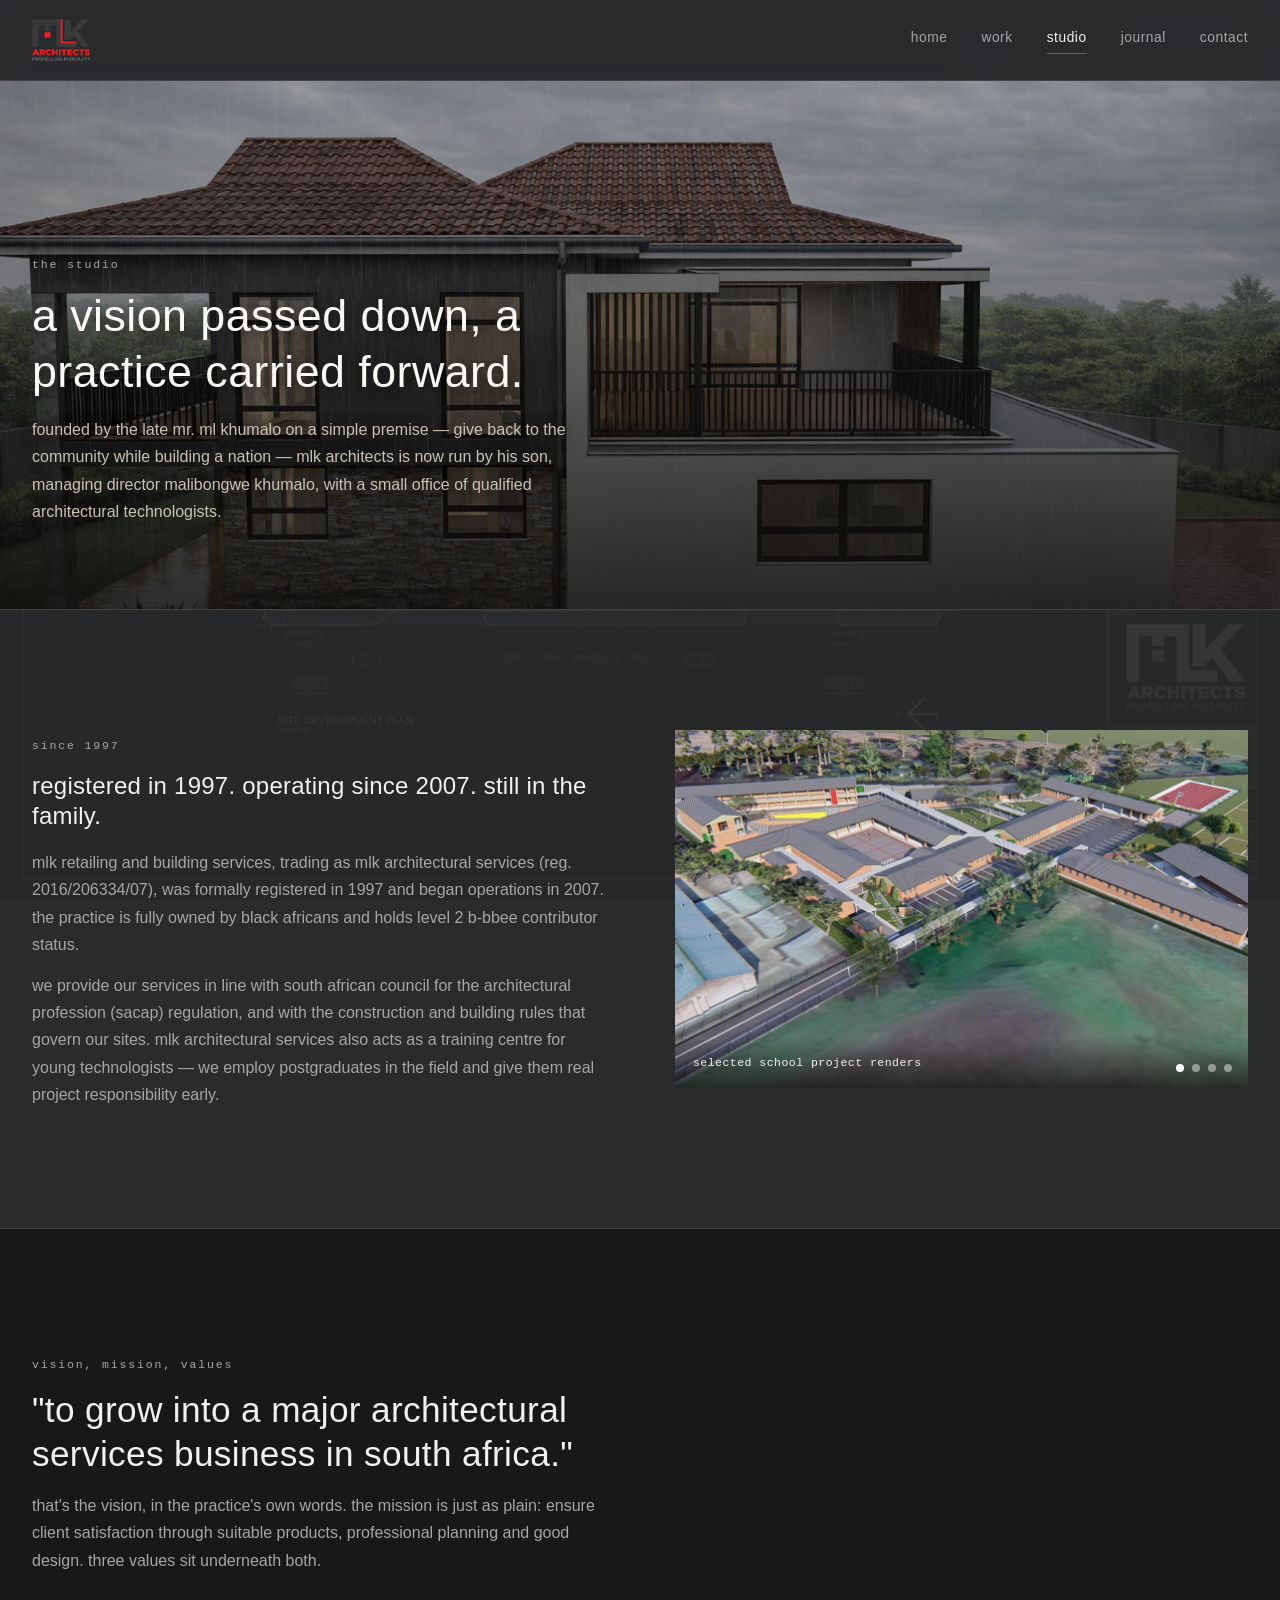
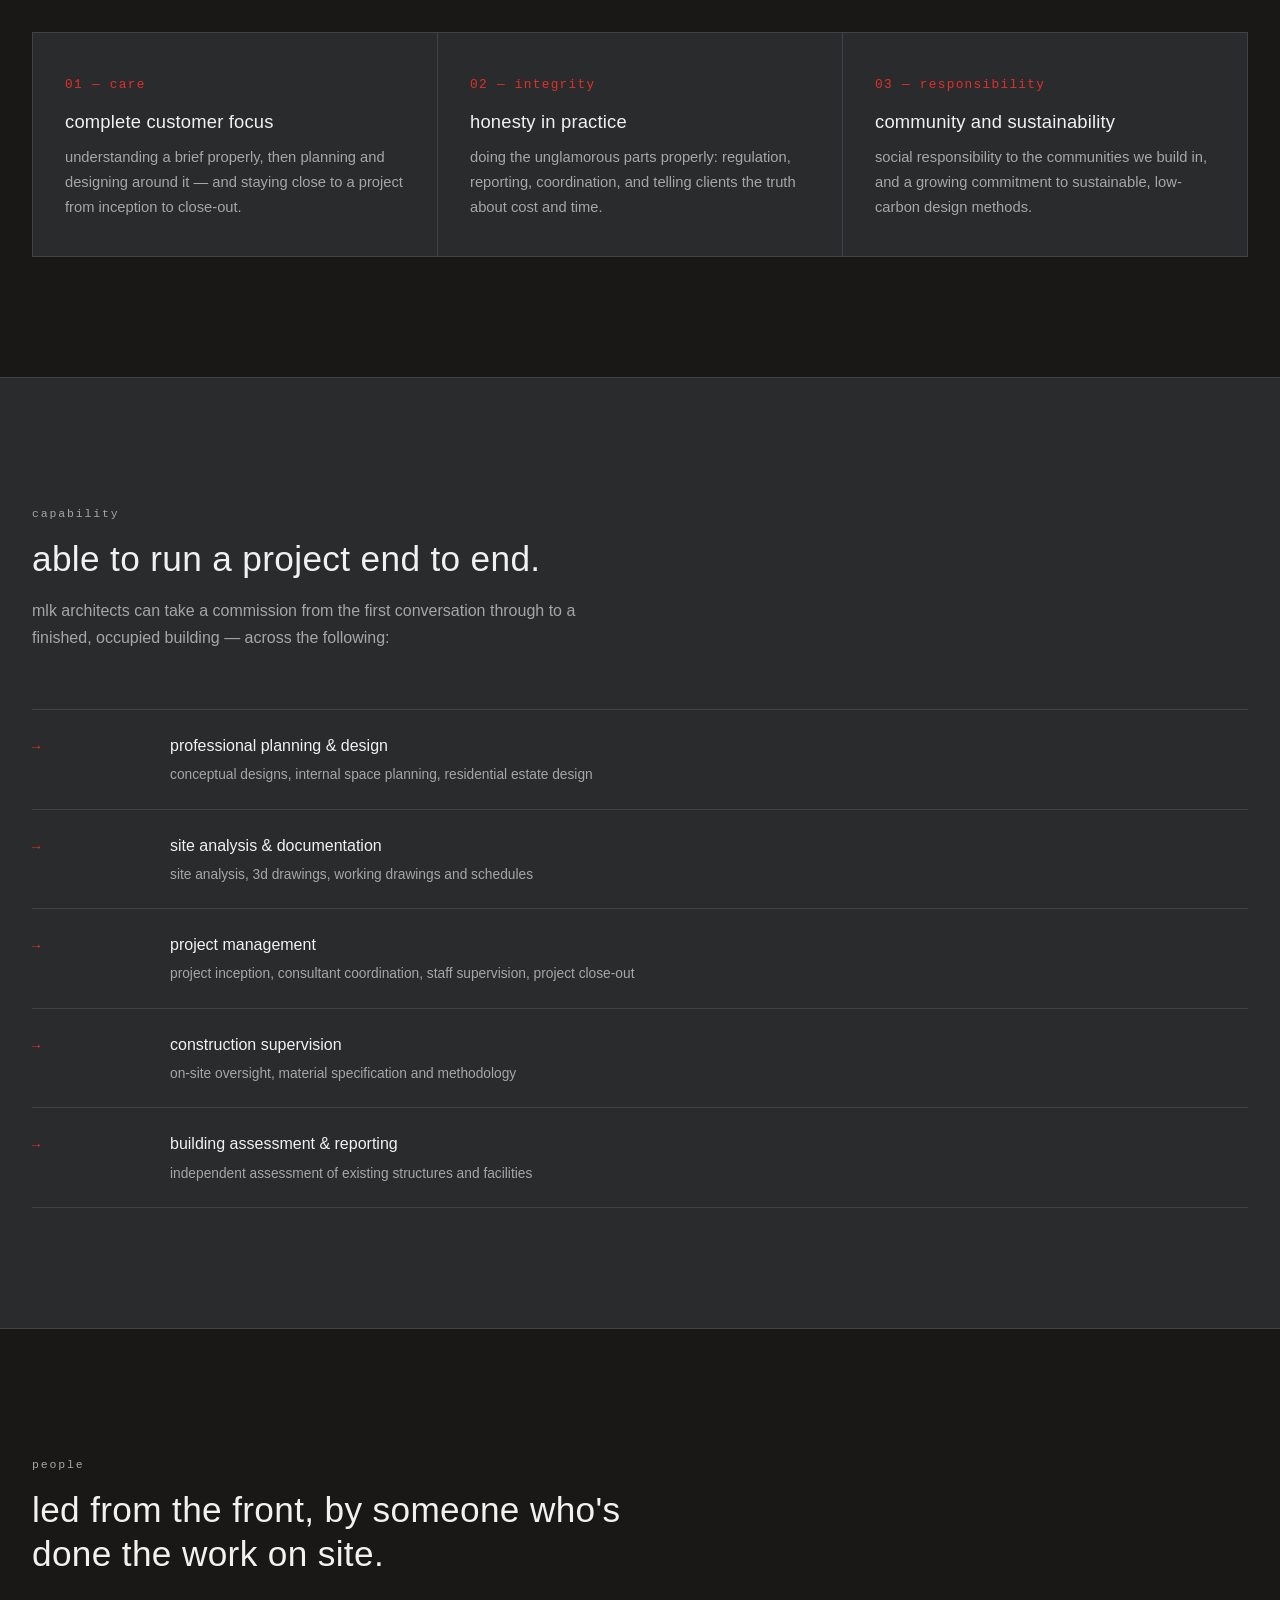
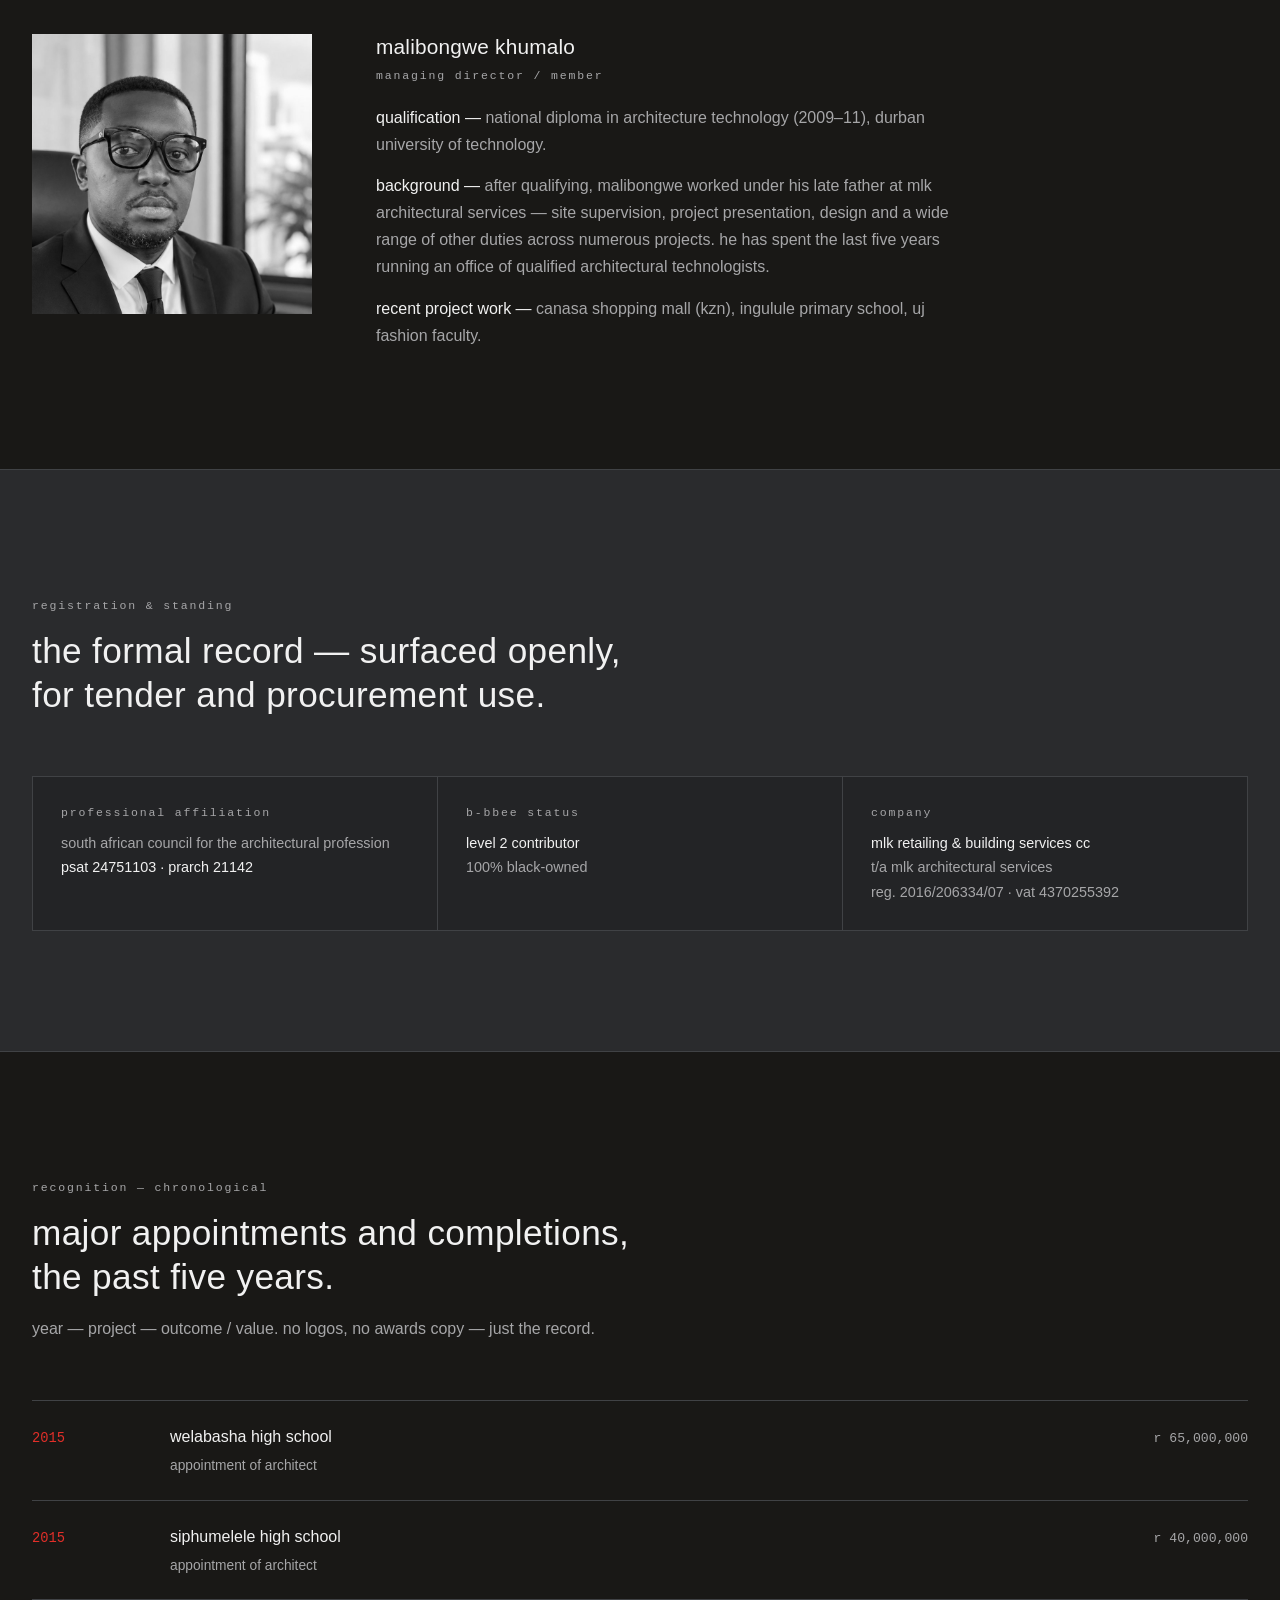
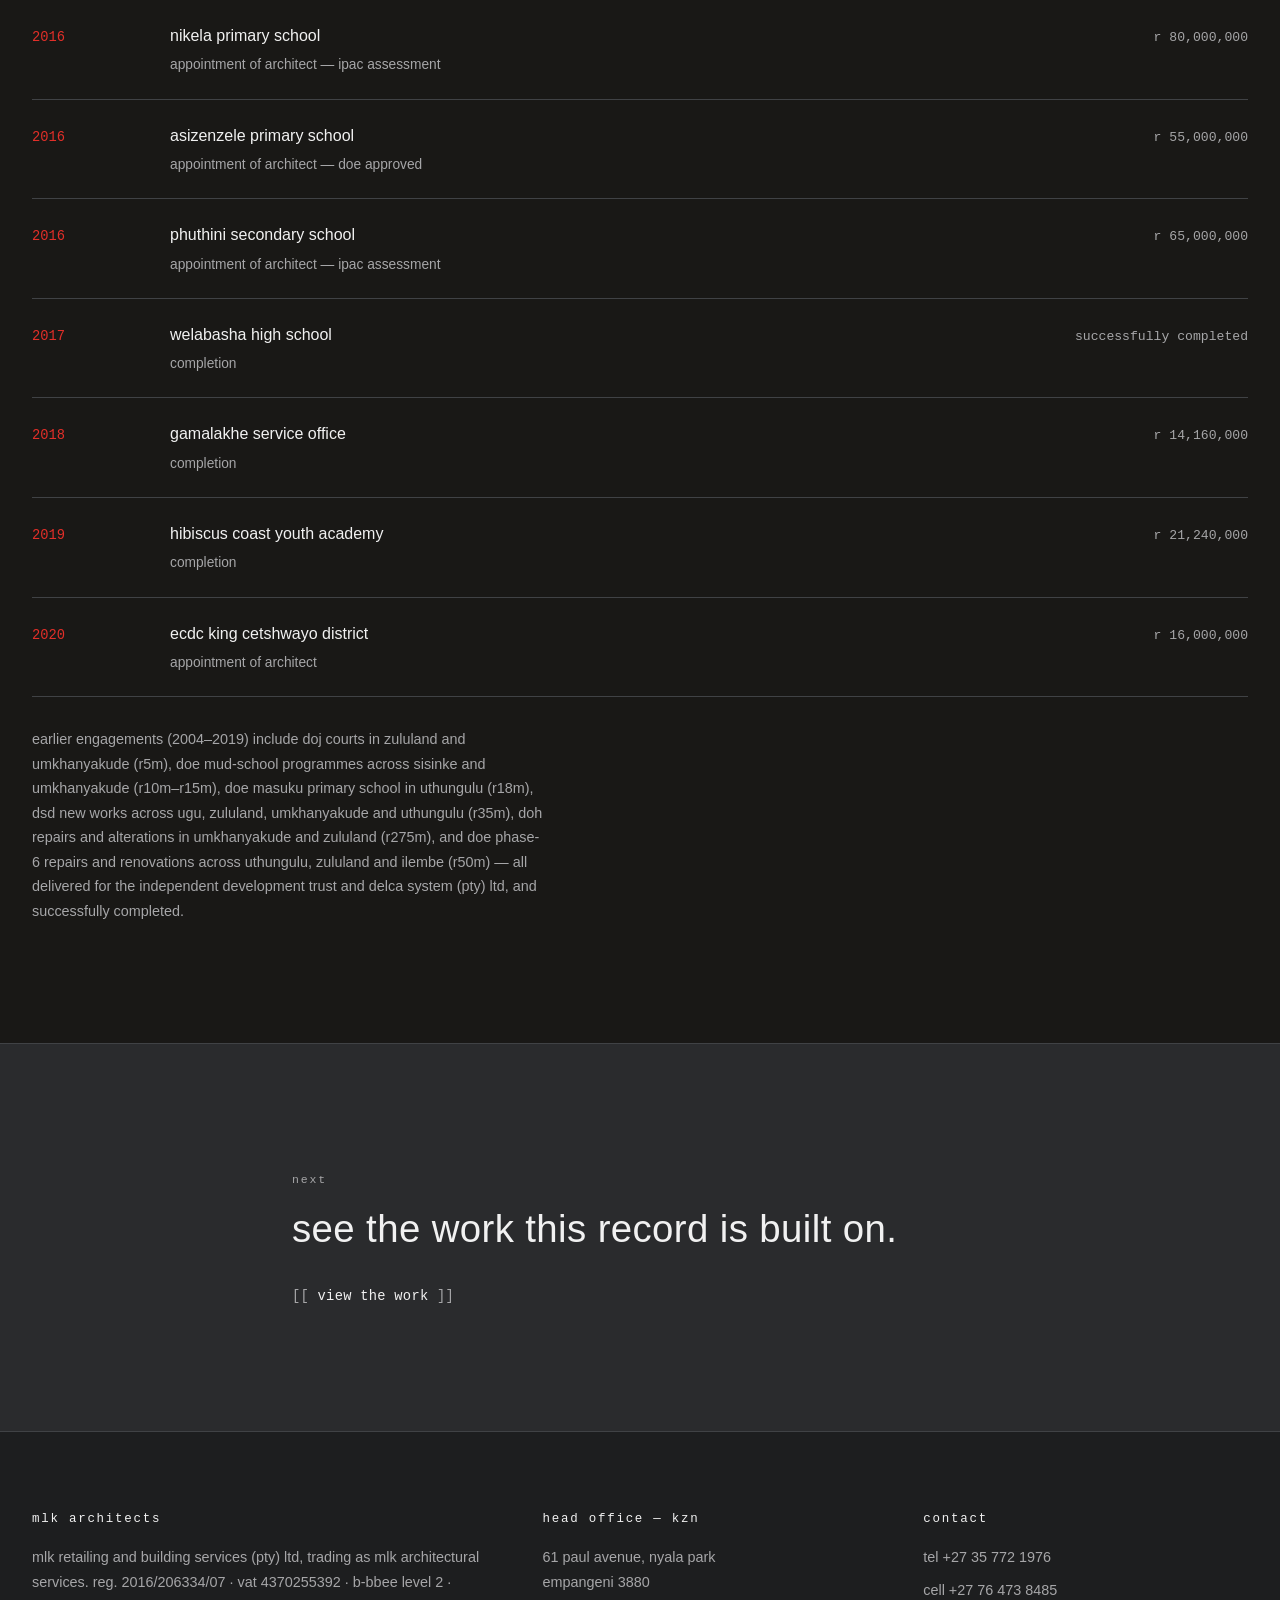
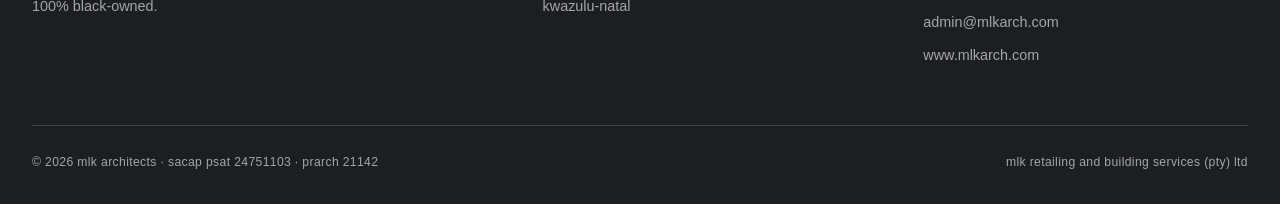
<file: about.html>
<!DOCTYPE html>
<html lang="en">
<head>
<meta charset="UTF-8">
<meta name="viewport" content="width=device-width, initial-scale=1.0">
<title>studio — mlk architects</title>
<link rel="icon" type="image/png" href="images/logo.png">
<meta name="theme-color" content="#111110">
<meta property="og:type" content="website">
<meta property="og:site_name" content="mlk architects">
<meta property="og:title" content="studio — mlk architects">
<meta property="og:description" content="studio history, values, director profile, registrations and a record of major projects.">
<meta property="og:image" content="https://mlk-architects-site.vercel.app/images/money-2.jpg">
<meta property="og:url" content="https://mlk-architects-site.vercel.app/about.html">
<meta name="twitter:card" content="summary_large_image">
<meta name="description" content="mlk architects — studio history, values, director profile, registrations and a chronological record of major projects.">
<link rel="stylesheet" href="css/style.css">
<style>
  /* Site-development-plan wallpaper, scoped to the studio page */
  .studio-wallpaper::before {
    content: "";
    position: fixed;
    inset: 0;
    background: url("images/pantry-sdp.jpg") center center / cover no-repeat;
    filter: invert(1) grayscale(1) contrast(1.05);
    opacity: 0.055;
    z-index: 0;
    pointer-events: none;
  }
  .studio-wallpaper .site-header,
  .studio-wallpaper main,
  .studio-wallpaper .site-footer { position: relative; z-index: 1; }
  /* let the drawing show through the plain sections; keep alt sections readable */
  .studio-wallpaper main > section:not(.section-alt) { background: transparent; }
  .studio-wallpaper main > section.section-alt { background: rgba(23, 22, 20, 0.88); }
</style>
</head>
<body class="studio-wallpaper">

<header class="site-header">
  <div class="wrap">
    <a href="index.html" class="logo">
      <img src="images/logo.png" alt="mlk architects — propelling ingenuity" class="logo-img" onerror="this.closest('.logo').classList.add('no-logo-img')">
      <span class="logo-text">mlk <span>architects</span></span>
    </a>
    <nav class="nav">
      <a href="index.html">home</a>
      <a href="projects.html">work</a>
      <a href="about.html" class="active">studio</a>
      <a href="journal.html">journal</a>
      <a href="contact.html">contact</a>
    </nav>
    <button class="nav-toggle" aria-label="toggle navigation">☰</button>
  </div>
</header>

<main>

  <section class="page-hero">
    <img class="hero-bg" src="images/zulu-rain.jpg" alt="moody rainy-day render of the zulu residence, a recent mlk architects home">
    <div class="wrap">
      <span class="label">the studio</span>
      <h1>a vision passed down, a practice carried forward.</h1>
      <p>founded by the late mr. ml khumalo on a simple premise — give back to the
        community while building a nation — mlk architects is now run by his son,
        managing director malibongwe khumalo, with a small office of qualified
        architectural technologists.</p>
    </div>
  </section>

  <!-- Story -->
  <section>
    <div class="wrap grid-2">
      <div class="reveal">
        <span class="label">since 1997</span>
        <h2 style="margin-top:14px;">registered in 1997. operating since 2007. still in the family.</h2>
        <p style="margin-top:18px; color:var(--muted);">
          mlk retailing and building services, trading as mlk architectural services
          (reg. 2016/206334/07), was formally registered in 1997 and began operations in
          2007. the practice is fully owned by black africans and holds level 2 b-bbee
          contributor status.
        </p>
        <p style="margin-top:14px; color:var(--muted);">
          we provide our services in line with south african council for the architectural
          profession (sacap) regulation, and with the construction and building rules that
          govern our sites. mlk architectural services also acts as a training centre for
          young technologists — we employ postgraduates in the field and give them real
          project responsibility early.
        </p>
      </div>
      <div class="reveal">
        <div class="slideshow" data-interval="4500">
          <div class="slide active"><img src="images/school-aerial.jpg" alt="aerial render of an mlk architects school campus" loading="lazy"></div>
          <div class="slide"><img src="images/school-overview.jpg" alt="overhead render of an mlk architects school campus" loading="lazy"></div>
          <div class="slide"><img src="images/school-courtyard.jpg" alt="courtyard render of an mlk architects school campus" loading="lazy"></div>
          <div class="slide"><img src="images/school-street.jpg" alt="street-level render of an mlk architects school campus" loading="lazy"></div>
          <span class="cap">selected school project renders</span>
          <div class="dots"></div>
        </div>
      </div>
    </div>
  </section>

  <!-- Three values -->
  <section class="section-alt">
    <div class="wrap">
      <div class="section-head reveal">
        <span class="label">vision, mission, values</span>
        <h2>"to grow into a major architectural services business in south africa."</h2>
        <p>that's the vision, in the practice's own words. the mission is just as plain:
          ensure client satisfaction through suitable products, professional planning
          and good design. three values sit underneath both.</p>
      </div>
      <div class="values reveal">
        <div class="value">
          <span class="num">01 — care</span>
          <h3>complete customer focus</h3>
          <p>understanding a brief properly, then planning and designing around it —
            and staying close to a project from inception to close-out.</p>
        </div>
        <div class="value">
          <span class="num">02 — integrity</span>
          <h3>honesty in practice</h3>
          <p>doing the unglamorous parts properly: regulation, reporting, coordination,
            and telling clients the truth about cost and time.</p>
        </div>
        <div class="value">
          <span class="num">03 — responsibility</span>
          <h3>community and sustainability</h3>
          <p>social responsibility to the communities we build in, and a growing
            commitment to sustainable, low-carbon design methods.</p>
        </div>
      </div>
    </div>
  </section>

  <!-- Capability -->
  <section>
    <div class="wrap">
      <div class="section-head reveal">
        <span class="label">capability</span>
        <h2>able to run a project end to end.</h2>
        <p>mlk architects can take a commission from the first conversation through to a
          finished, occupied building — across the following:</p>
      </div>
      <div class="rows reveal">
        <div class="row"><span class="yr">→</span><span class="what">professional planning &amp; design<span class="sub">conceptual designs, internal space planning, residential estate design</span></span><span class="val"></span></div>
        <div class="row"><span class="yr">→</span><span class="what">site analysis &amp; documentation<span class="sub">site analysis, 3d drawings, working drawings and schedules</span></span><span class="val"></span></div>
        <div class="row"><span class="yr">→</span><span class="what">project management<span class="sub">project inception, consultant coordination, staff supervision, project close-out</span></span><span class="val"></span></div>
        <div class="row"><span class="yr">→</span><span class="what">construction supervision<span class="sub">on-site oversight, material specification and methodology</span></span><span class="val"></span></div>
        <div class="row"><span class="yr">→</span><span class="what">building assessment &amp; reporting<span class="sub">independent assessment of existing structures and facilities</span></span><span class="val"></span></div>
      </div>
    </div>
  </section>

  <!-- Director -->
  <section class="section-alt">
    <div class="wrap">
      <div class="section-head reveal">
        <span class="label">people</span>
        <h2>led from the front, by someone who's done the work on site.</h2>
      </div>
      <div class="person reveal">
        <div class="media square">
          <img src="images/malibongwe-khumalo.jpg" alt="malibongwe khumalo, managing director of mlk architects, at his desk" loading="lazy">
        </div>
        <div>
          <h3 style="font-size:1.3rem;">malibongwe khumalo</h3>
          <span class="label" style="display:block; margin:6px 0 18px;">managing director / member</span>
          <p style="color:var(--muted);"><strong style="color:var(--ink); font-weight:400;">qualification —</strong>
            national diploma in architecture technology (2009–11), durban university of technology.</p>
          <p style="color:var(--muted); margin-top:14px;"><strong style="color:var(--ink); font-weight:400;">background —</strong>
            after qualifying, malibongwe worked under his late father at mlk architectural
            services — site supervision, project presentation, design and a wide range of
            other duties across numerous projects. he has spent the last five years running
            an office of qualified architectural technologists.</p>
          <p style="color:var(--muted); margin-top:14px;"><strong style="color:var(--ink); font-weight:400;">recent project work —</strong>
            canasa shopping mall (kzn), ingulule primary school, uj fashion faculty.</p>
        </div>
      </div>
    </div>
  </section>

  <!-- Registrations -->
  <section>
    <div class="wrap">
      <div class="section-head reveal">
        <span class="label">registration &amp; standing</span>
        <h2>the formal record — surfaced openly, for tender and procurement use.</h2>
      </div>
      <div class="regs reveal">
        <div class="reg">
          <span class="label">professional affiliation</span>
          <p>south african council for the architectural profession<br>
            <strong>psat 24751103 · prarch 21142</strong></p>
        </div>
        <div class="reg">
          <span class="label">b-bbee status</span>
          <p><strong>level 2 contributor</strong><br>100% black-owned</p>
        </div>
        <div class="reg">
          <span class="label">company</span>
          <p><strong>mlk retailing &amp; building services cc</strong><br>
            t/a mlk architectural services<br>reg. 2016/206334/07 · vat 4370255392</p>
        </div>
      </div>
    </div>
  </section>

  <!-- Recognition / track record — chronological, no badges -->
  <section class="section-alt">
    <div class="wrap">
      <div class="section-head reveal">
        <span class="label">recognition — chronological</span>
        <h2>major appointments and completions, the past five years.</h2>
        <p>year — project — outcome / value. no logos, no awards copy — just the record.</p>
      </div>
      <div class="rows reveal">
        <div class="row"><span class="yr">2015</span><span class="what">welabasha high school<span class="sub">appointment of architect</span></span><span class="val">r 65,000,000</span></div>
        <div class="row"><span class="yr">2015</span><span class="what">siphumelele high school<span class="sub">appointment of architect</span></span><span class="val">r 40,000,000</span></div>
        <div class="row"><span class="yr">2016</span><span class="what">nikela primary school<span class="sub">appointment of architect — ipac assessment</span></span><span class="val">r 80,000,000</span></div>
        <div class="row"><span class="yr">2016</span><span class="what">asizenzele primary school<span class="sub">appointment of architect — doe approved</span></span><span class="val">r 55,000,000</span></div>
        <div class="row"><span class="yr">2016</span><span class="what">phuthini secondary school<span class="sub">appointment of architect — ipac assessment</span></span><span class="val">r 65,000,000</span></div>
        <div class="row"><span class="yr">2017</span><span class="what">welabasha high school<span class="sub">completion</span></span><span class="val">successfully completed</span></div>
        <div class="row"><span class="yr">2018</span><span class="what">gamalakhe service office<span class="sub">completion</span></span><span class="val">r 14,160,000</span></div>
        <div class="row"><span class="yr">2019</span><span class="what">hibiscus coast youth academy<span class="sub">completion</span></span><span class="val">r 21,240,000</span></div>
        <div class="row"><span class="yr">2020</span><span class="what">ecdc king cetshwayo district<span class="sub">appointment of architect</span></span><span class="val">r 16,000,000</span></div>
      </div>
      <p style="color:var(--muted); font-size:0.9rem; margin-top:30px; max-width:64ch;">
        earlier engagements (2004–2019) include doj courts in zululand and umkhanyakude
        (r5m), doe mud-school programmes across sisinke and umkhanyakude (r10m–r15m),
        doe masuku primary school in uthungulu (r18m), dsd new works across ugu, zululand,
        umkhanyakude and uthungulu (r35m), doh repairs and alterations in umkhanyakude and
        zululand (r275m), and doe phase-6 repairs and renovations across uthungulu, zululand
        and ilembe (r50m) — all delivered for the independent development trust and delca
        system (pty) ltd, and successfully completed.
      </p>
    </div>
  </section>

  <section>
    <div class="wrap" style="max-width:760px;">
      <span class="label">next</span>
      <h2 style="margin-top:14px; font-size:clamp(1.6rem, 4vw, 2.4rem);">see the work this record is built on.</h2>
      <div style="margin-top:28px;">
        <a class="blink" href="projects.html"><span>view the work</span></a>
      </div>
    </div>
  </section>

</main>

<footer class="site-footer">
  <div class="wrap">
    <div class="footer-grid">
      <div>
        <h4>mlk architects</h4>
        <p>mlk retailing and building services (pty) ltd, trading as mlk architectural
          services. reg. 2016/206334/07 · vat 4370255392 · b-bbee level 2 · 100% black-owned.</p>
      </div>
      <div>
        <h4>head office — kzn</h4>
        <p>61 paul avenue, nyala park<br>empangeni 3880<br>kwazulu-natal</p>
      </div>
      <div>
        <h4>contact</h4>
        <ul>
          <li>tel +27 35 772 1976</li>
          <li>cell +27 76 473 8485</li>
          <li><a href="mailto:admin@mlkarch.com">admin@mlkarch.com</a></li>
          <li><a href="https://www.mlkarch.com">www.mlkarch.com</a></li>
        </ul>
      </div>
    </div>
    <div class="footer-bottom">
      <span>© 2026 mlk architects · sacap psat 24751103 · prarch 21142</span>
      <span>mlk retailing and building services (pty) ltd</span>
    </div>
  </div>
</footer>

<script src="js/main.js"></script>
</body>
</html>
</file>
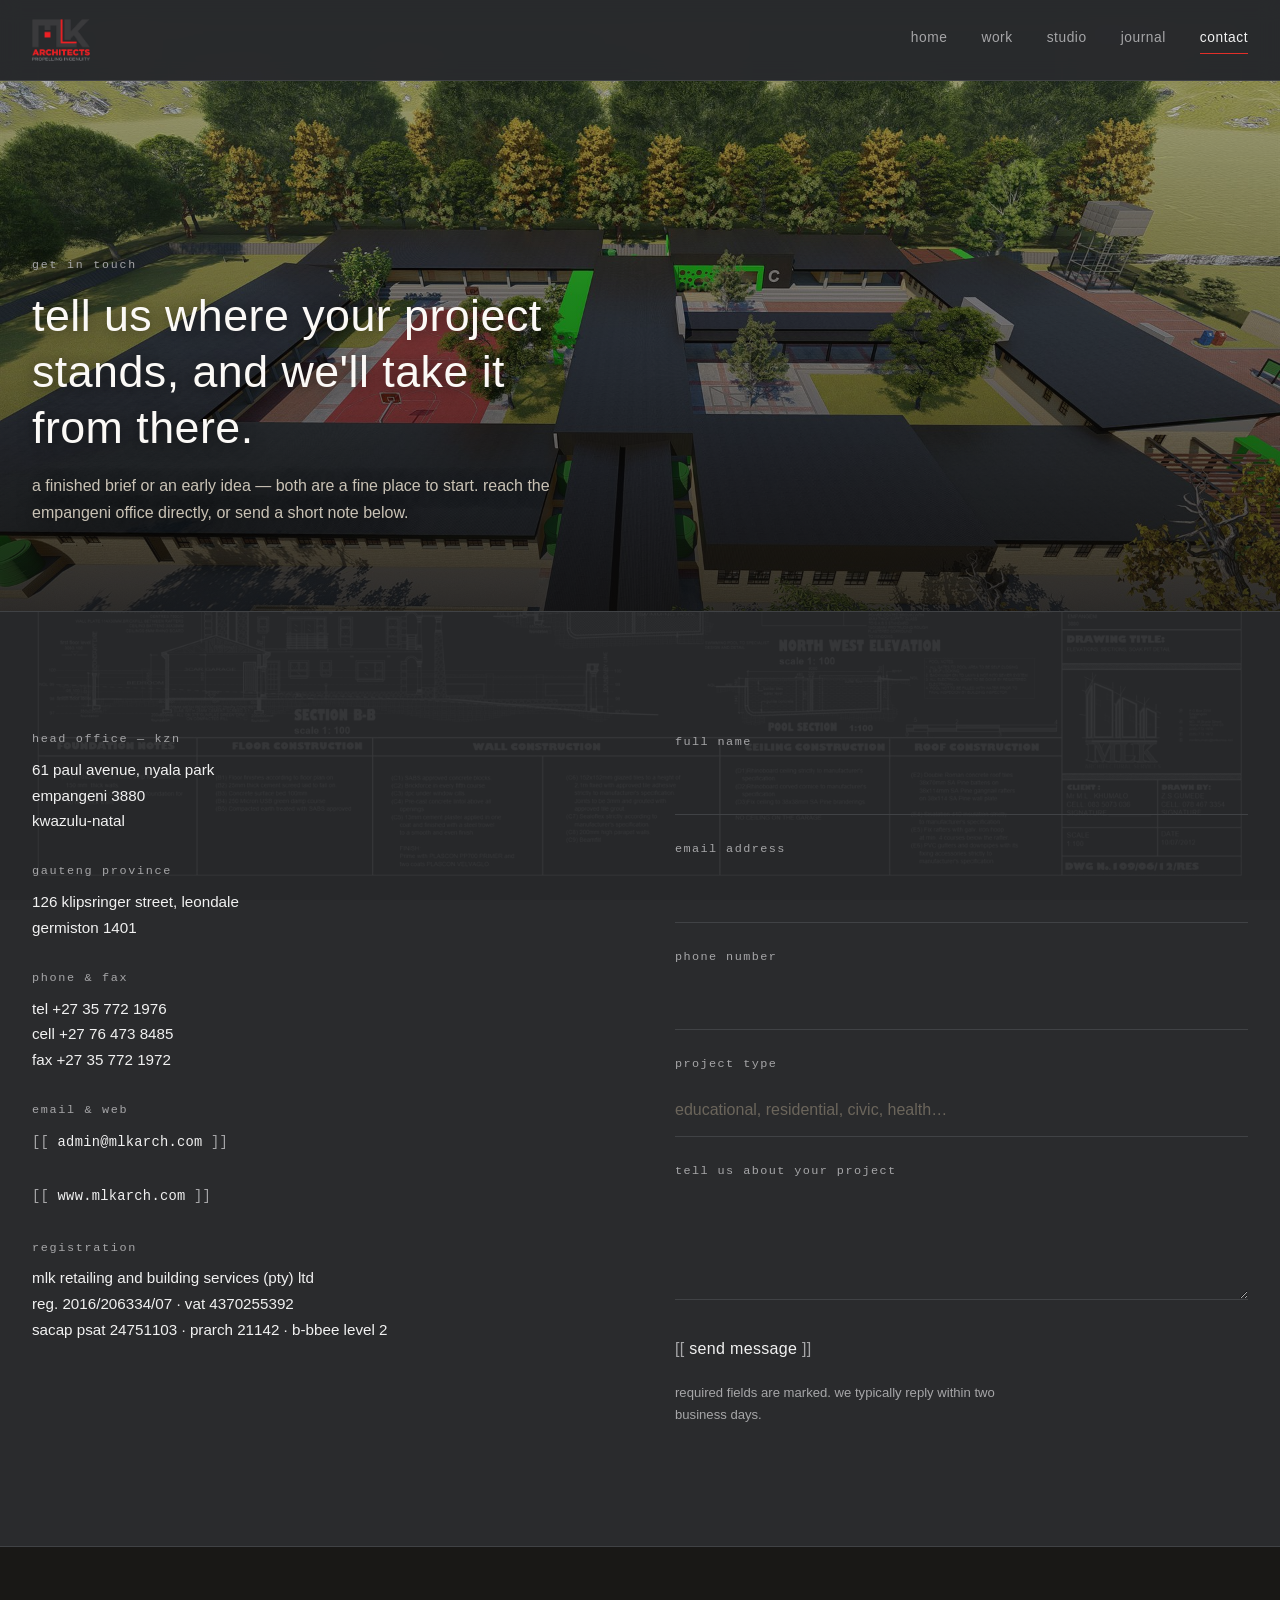
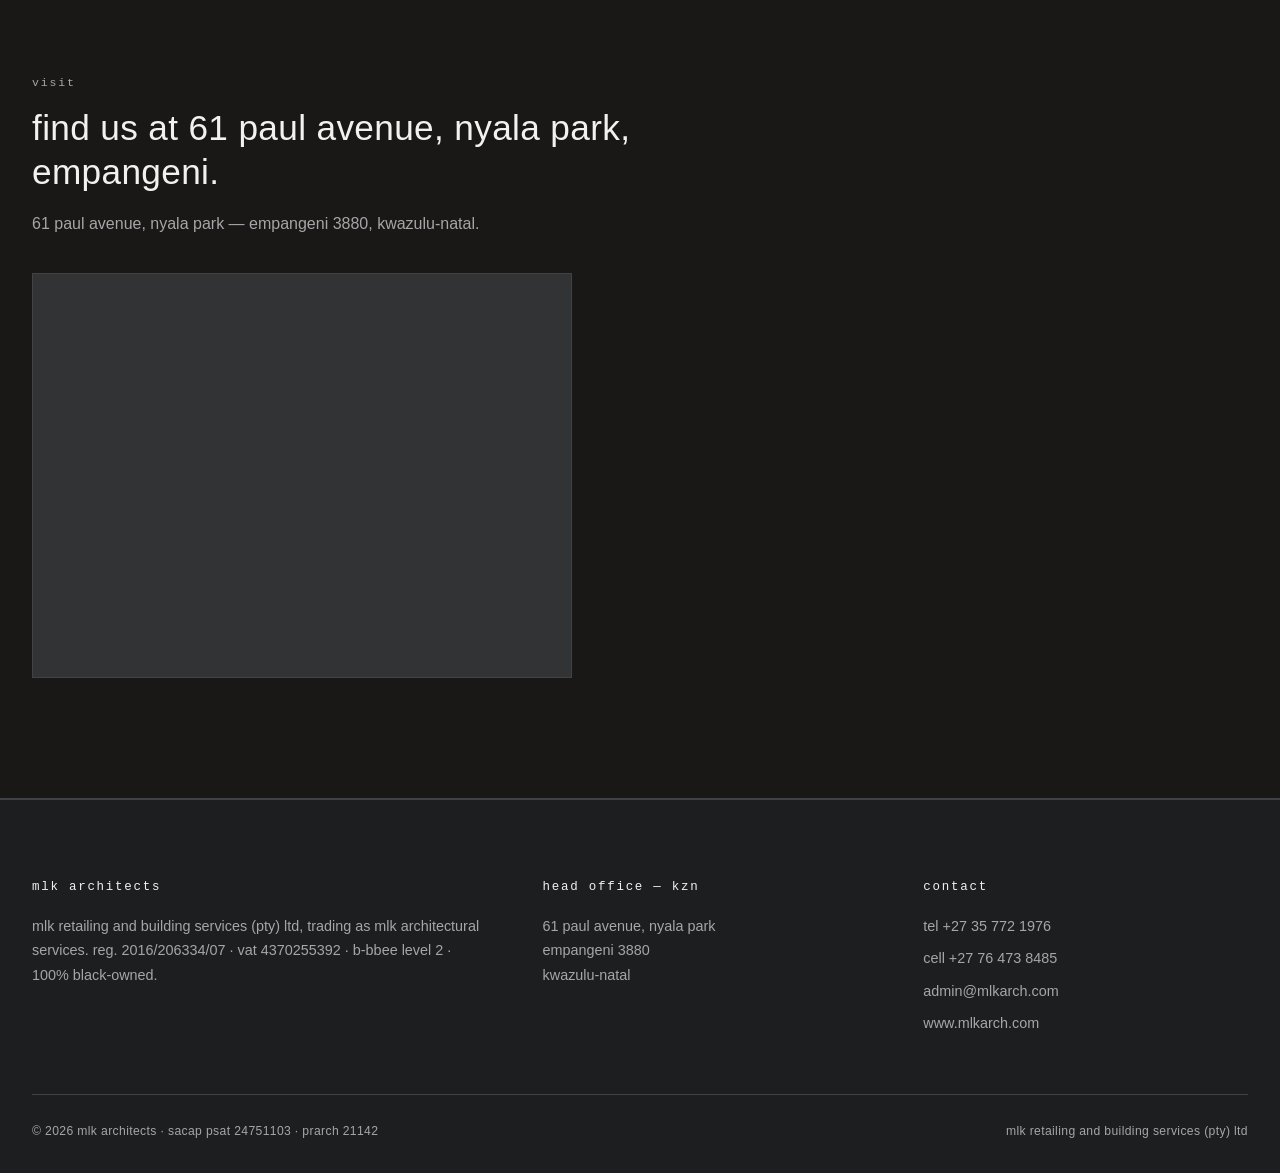
<file: contact.html>
<!DOCTYPE html>
<html lang="en">
<head>
<meta charset="UTF-8">
<meta name="viewport" content="width=device-width, initial-scale=1.0">
<title>contact — mlk architects</title>
<link rel="icon" type="image/png" href="images/logo.png">
<meta name="theme-color" content="#111110">
<meta property="og:type" content="website">
<meta property="og:site_name" content="mlk architects">
<meta property="og:title" content="contact — mlk architects">
<meta property="og:description" content="get in touch with mlk architects in empangeni, kwazulu-natal — by phone, email, or a short note.">
<meta property="og:image" content="https://mlk-architects-site.vercel.app/images/money-2.jpg">
<meta property="og:url" content="https://mlk-architects-site.vercel.app/contact.html">
<meta name="twitter:card" content="summary_large_image">
<meta name="description" content="get in touch with mlk architects in empangeni, kwazulu-natal — by phone, email, or a short note about your project.">
<link rel="stylesheet" href="css/style.css">
<style>
  /* Elevations & sections wallpaper, scoped to the contact page (journal style) */
  .contact-wallpaper::before {
    content: "";
    position: fixed;
    inset: 0;
    background: url("images/contact-sdp.jpg") center center / cover no-repeat;
    filter: invert(1) grayscale(1) contrast(1.05);
    opacity: 0.055;
    z-index: 0;
    pointer-events: none;
  }
  .contact-wallpaper .site-header,
  .contact-wallpaper main,
  .contact-wallpaper .site-footer { position: relative; z-index: 1; }
  /* let the drawing show through the plain sections; keep alt sections readable */
  .contact-wallpaper main > section:not(.section-alt) { background: transparent; }
  .contact-wallpaper main > section.section-alt { background: rgba(23, 22, 20, 0.88); }
</style>
</head>
<body class="contact-wallpaper">

<header class="site-header">
  <div class="wrap">
    <a href="index.html" class="logo">
      <img src="images/logo.png" alt="mlk architects — propelling ingenuity" class="logo-img" onerror="this.closest('.logo').classList.add('no-logo-img')">
      <span class="logo-text">mlk <span>architects</span></span>
    </a>
    <nav class="nav">
      <a href="index.html">home</a>
      <a href="projects.html">work</a>
      <a href="about.html">studio</a>
      <a href="journal.html">journal</a>
      <a href="contact.html" class="active">contact</a>
    </nav>
    <button class="nav-toggle" aria-label="toggle navigation">☰</button>
  </div>
</header>

<main>

  <section class="page-hero">
    <img class="hero-bg" src="images/money-2.jpg" alt="full campus aerial render of an mlk architects school with courtyards and sports court">
    <div class="wrap">
      <span class="label">get in touch</span>
      <h1>tell us where your project stands, and we'll take it from there.</h1>
      <p>a finished brief or an early idea — both are a fine place to start.
        reach the empangeni office directly, or send a short note below.</p>
    </div>
  </section>

  <section>
    <div class="wrap contact-grid">

      <div class="reveal">
        <div class="info-block">
          <h4>head office — kzn</h4>
          <p>61 paul avenue, nyala park<br>
             empangeni 3880<br>
             kwazulu-natal</p>
        </div>
        <div class="info-block">
          <h4>gauteng province</h4>
          <p>126 klipsringer street, leondale<br>germiston 1401</p>
        </div>
        <div class="info-block">
          <h4>phone &amp; fax</h4>
          <p>tel +27 35 772 1976<br>
             cell +27 76 473 8485<br>
             fax +27 35 772 1972</p>
        </div>
        <div class="info-block">
          <h4>email &amp; web</h4>
          <p><a class="blink" href="mailto:admin@mlkarch.com"><span>admin@mlkarch.com</span></a><br><br>
             <a class="blink" href="https://www.mlkarch.com"><span>www.mlkarch.com</span></a></p>
        </div>
        <div class="info-block">
          <h4>registration</h4>
          <p>mlk retailing and building services (pty) ltd<br>
             reg. 2016/206334/07 · vat 4370255392<br>
             sacap psat 24751103 · prarch 21142 · b-bbee level 2</p>
        </div>
      </div>

      <div class="reveal">
        <form class="contact-form" action="https://formsubmit.co/admin@mlkarch.com" method="POST" novalidate>
          <input type="hidden" name="_subject" value="new enquiry from the mlk architects website">
          <input type="hidden" name="_template" value="table">
          <input type="hidden" name="_captcha" value="false">
          <input type="hidden" name="_next" value="https://mlk-architects-site.vercel.app/contact.html?sent=1">
          <input type="text" name="_honey" style="display:none" tabindex="-1" autocomplete="off" aria-hidden="true">
          <div class="field">
            <label for="name">full name</label>
            <input type="text" id="name" name="name" required>
          </div>
          <div class="field">
            <label for="email">email address</label>
            <input type="email" id="email" name="email" required>
          </div>
          <div class="field">
            <label for="phone">phone number</label>
            <input type="tel" id="phone" name="phone">
          </div>
          <div class="field">
            <label for="subject">project type</label>
            <input type="text" id="subject" name="subject" placeholder="educational, residential, civic, health…">
          </div>
          <div class="field">
            <label for="message">tell us about your project</label>
            <textarea id="message" name="message" required></textarea>
          </div>
          <button type="submit" class="blink" style="background:none; border:none; cursor:pointer; font:inherit;"><span>send message</span></button>
          <p class="form-note">required fields are marked. we typically reply within two business days.</p>
        </form>
      </div>

    </div>
  </section>

  <section class="section-alt">
    <div class="wrap">
      <div class="section-head reveal" style="margin-bottom:0;">
        <span class="label">visit</span>
        <h2>find us at 61 paul avenue, nyala park, empangeni.</h2>
        <p>61 paul avenue, nyala park — empangeni 3880, kwazulu-natal.</p>
      </div>
      <div class="reveal" style="margin-top:36px;">
        <div class="map-embed">
          <iframe src="https://www.google.com/maps?q=61%20Paul%20Avenue%2C%20Nyala%20Park%2C%20Empangeni%2C%203880&output=embed" loading="lazy" referrerpolicy="no-referrer-when-downgrade" title="map to mlk architects — 61 paul avenue, nyala park, empangeni 3880"></iframe>
        </div>
      </div>
    </div>
  </section>

</main>

<footer class="site-footer">
  <div class="wrap">
    <div class="footer-grid">
      <div>
        <h4>mlk architects</h4>
        <p>mlk retailing and building services (pty) ltd, trading as mlk architectural
          services. reg. 2016/206334/07 · vat 4370255392 · b-bbee level 2 · 100% black-owned.</p>
      </div>
      <div>
        <h4>head office — kzn</h4>
        <p>61 paul avenue, nyala park<br>empangeni 3880<br>kwazulu-natal</p>
      </div>
      <div>
        <h4>contact</h4>
        <ul>
          <li>tel +27 35 772 1976</li>
          <li>cell +27 76 473 8485</li>
          <li><a href="mailto:admin@mlkarch.com">admin@mlkarch.com</a></li>
          <li><a href="https://www.mlkarch.com">www.mlkarch.com</a></li>
        </ul>
      </div>
    </div>
    <div class="footer-bottom">
      <span>© 2026 mlk architects · sacap psat 24751103 · prarch 21142</span>
      <span>mlk retailing and building services (pty) ltd</span>
    </div>
  </div>
</footer>

<script src="js/main.js"></script>
</body>
</html>
</file>
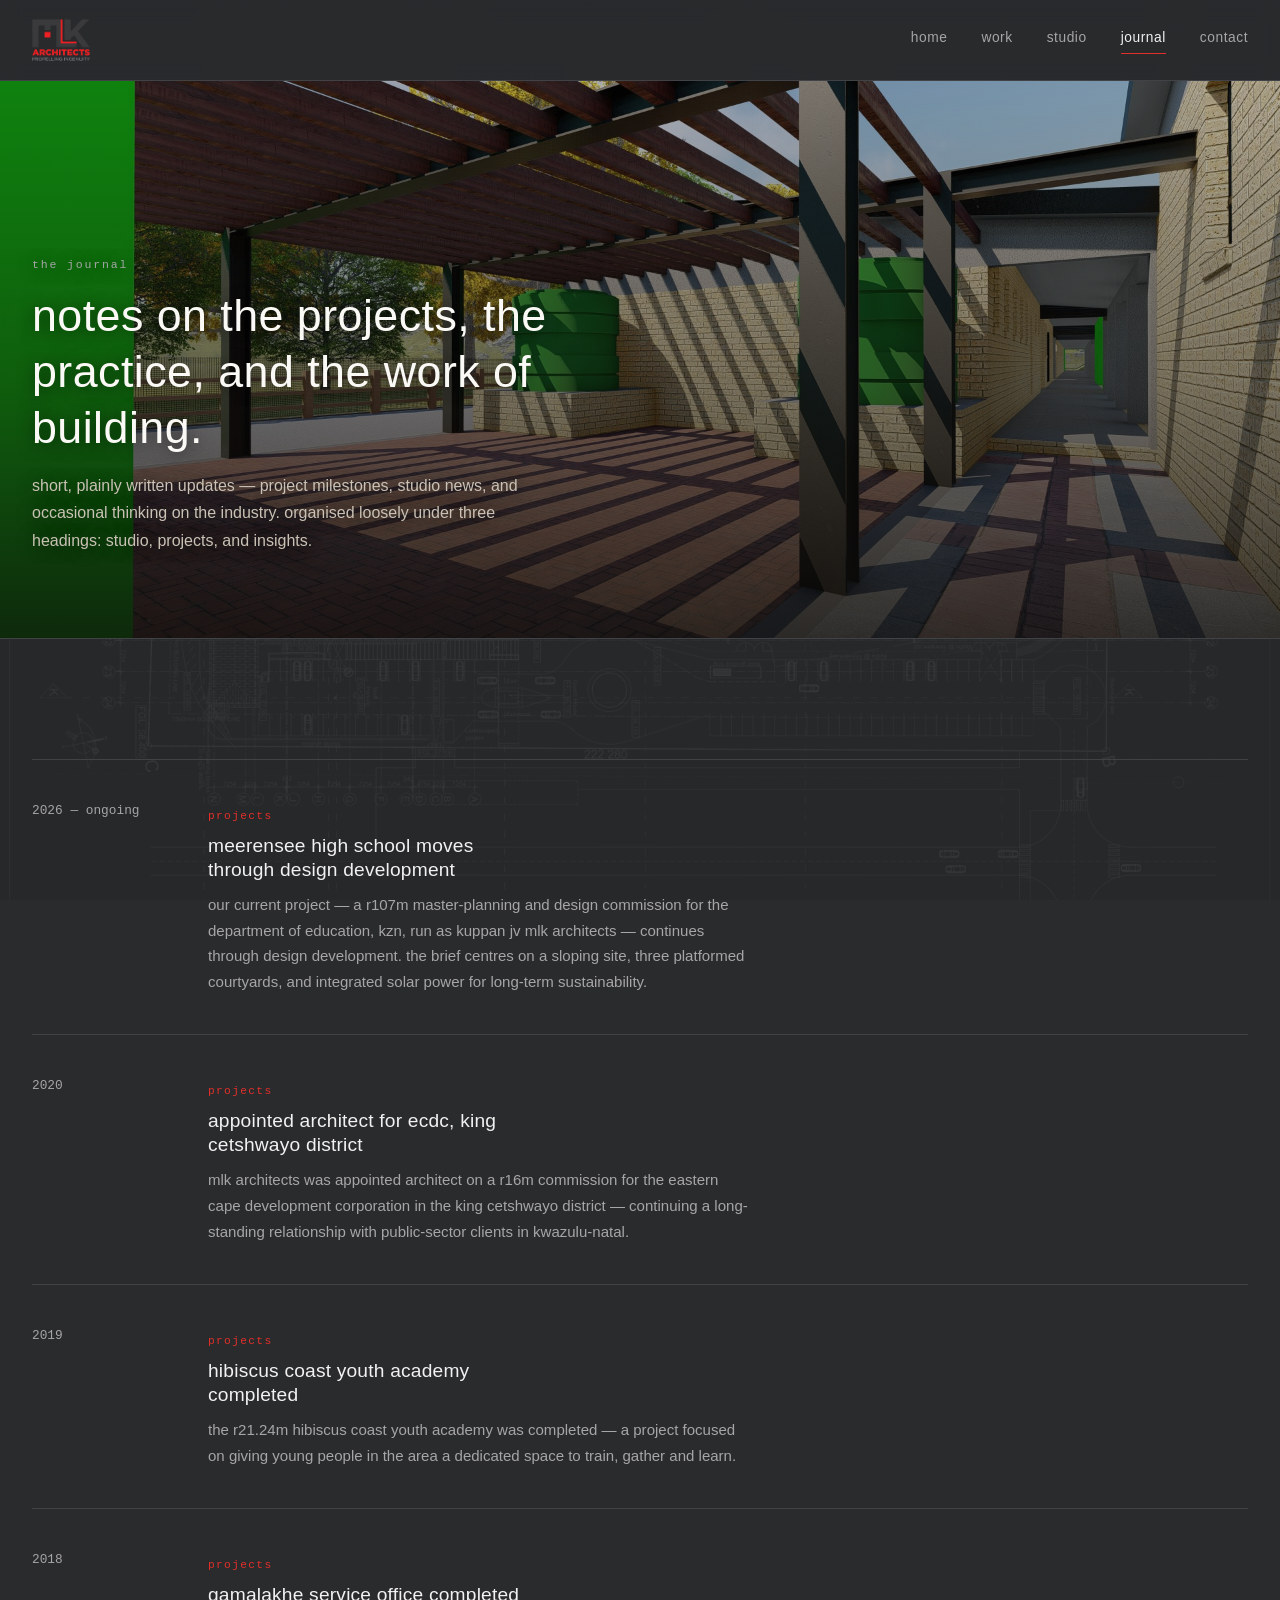
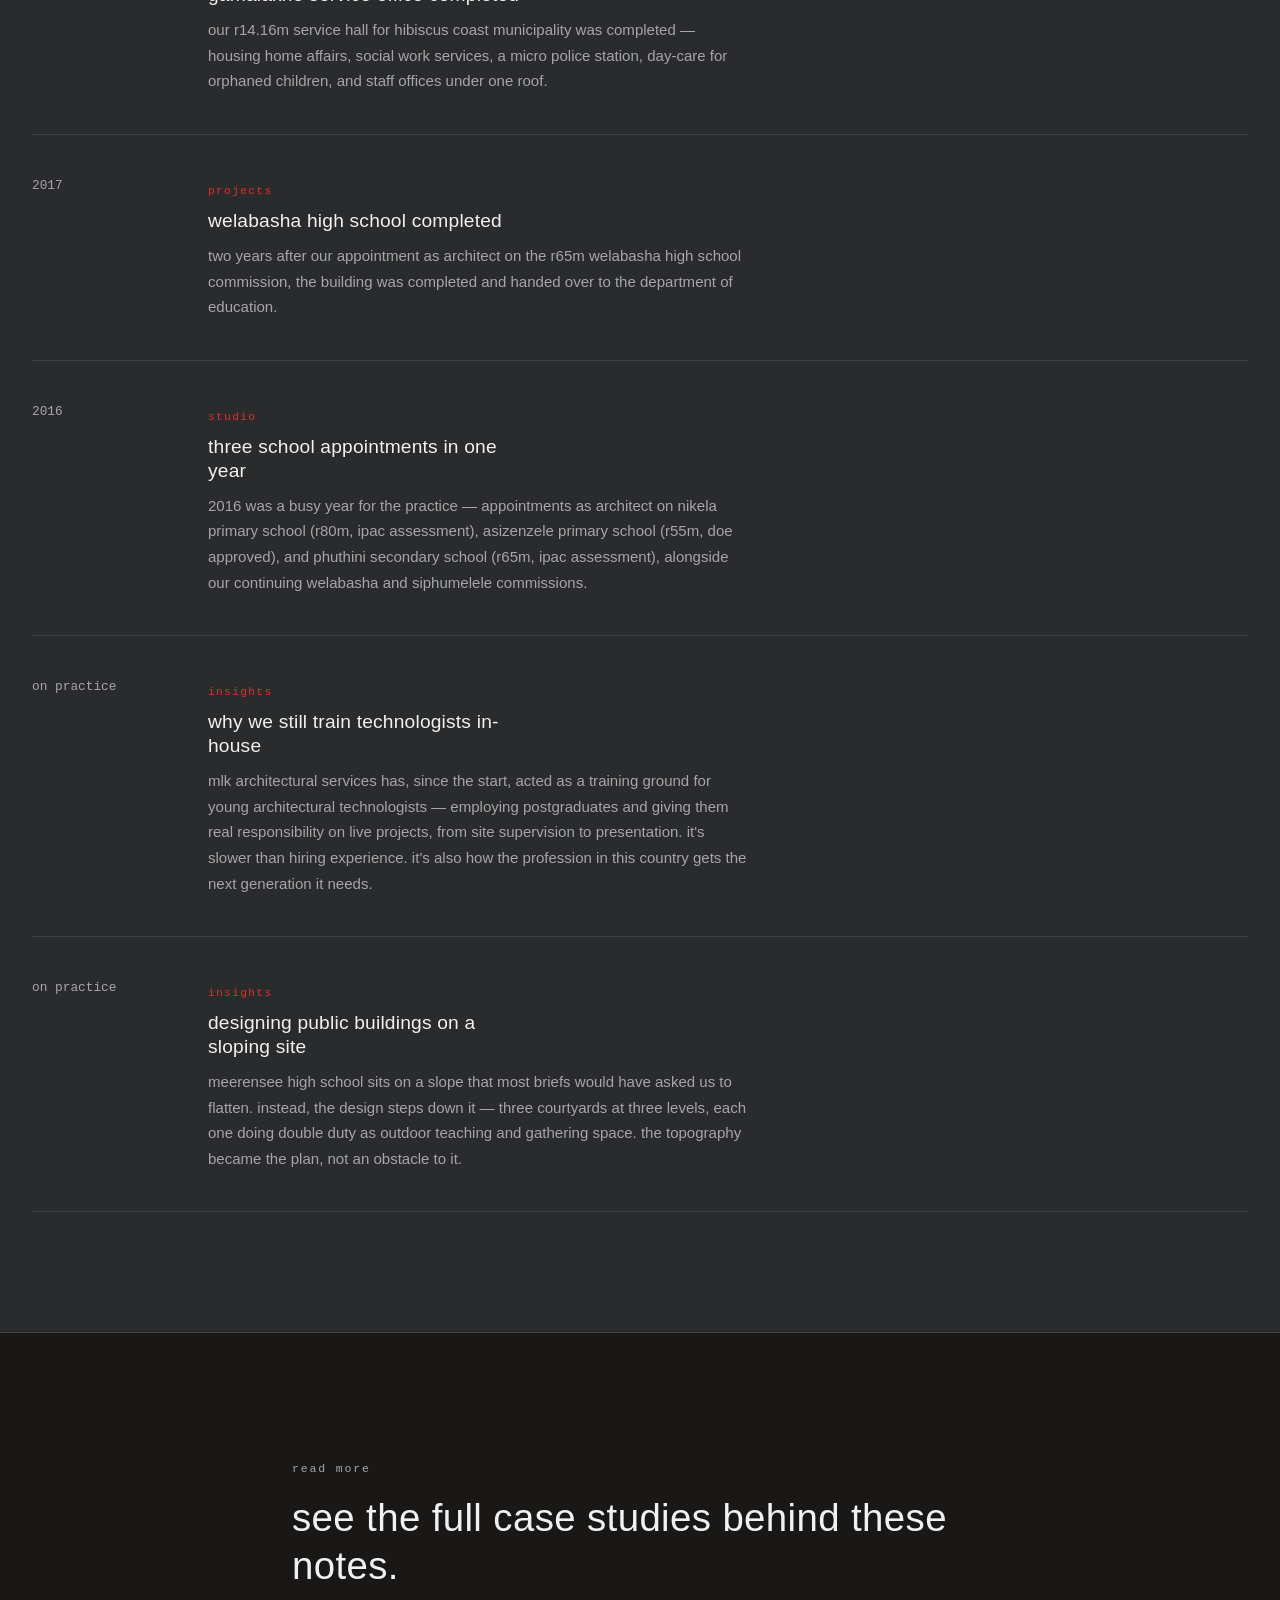
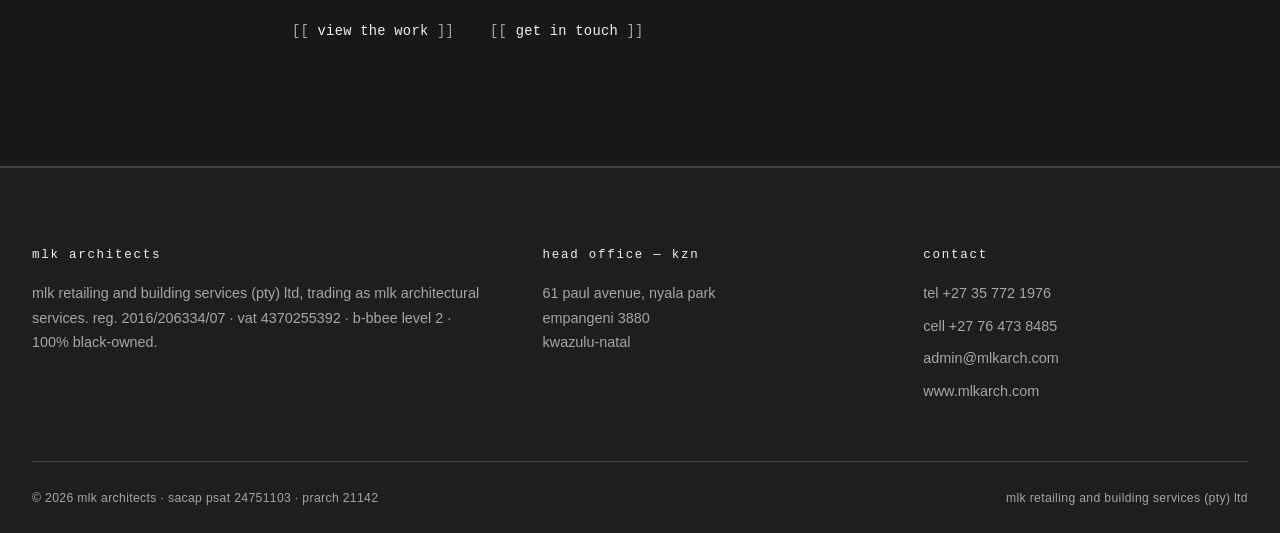
<file: journal.html>
<!DOCTYPE html>
<html lang="en">
<head>
<meta charset="UTF-8">
<meta name="viewport" content="width=device-width, initial-scale=1.0">
<title>journal — mlk architects</title>
<link rel="icon" type="image/png" href="images/logo.png">
<meta name="theme-color" content="#111110">
<meta property="og:type" content="website">
<meta property="og:site_name" content="mlk architects">
<meta property="og:title" content="journal — mlk architects">
<meta property="og:description" content="studio news, project milestones and short pieces on the practice's approach to architecture.">
<meta property="og:image" content="https://mlk-architects-site.vercel.app/images/money-2.jpg">
<meta property="og:url" content="https://mlk-architects-site.vercel.app/journal.html">
<meta name="twitter:card" content="summary_large_image">
<meta name="description" content="notes from mlk architects — studio news, project milestones and short pieces on the practice's approach to architecture in south africa.">
<link rel="stylesheet" href="css/style.css">
<style>
  /* Meerensee site-development-plan wallpaper, scoped to the journal page */
  .journal-wallpaper::before {
    content: "";
    position: fixed;
    inset: 0;
    background: url("images/journal-sdp.jpg") center center / cover no-repeat;
    filter: invert(1) grayscale(1) contrast(1.05);
    opacity: 0.055;
    z-index: 0;
    pointer-events: none;
  }
  .journal-wallpaper .site-header,
  .journal-wallpaper main,
  .journal-wallpaper .site-footer { position: relative; z-index: 1; }
  /* let the drawing show through the plain sections; keep alt sections readable */
  .journal-wallpaper main > section:not(.section-alt) { background: transparent; }
  .journal-wallpaper main > section.section-alt { background: rgba(23, 22, 20, 0.88); }
</style>
</head>
<body class="journal-wallpaper">

<header class="site-header">
  <div class="wrap">
    <a href="index.html" class="logo">
      <img src="images/logo.png" alt="mlk architects — propelling ingenuity" class="logo-img" onerror="this.closest('.logo').classList.add('no-logo-img')">
      <span class="logo-text">mlk <span>architects</span></span>
    </a>
    <nav class="nav">
      <a href="index.html">home</a>
      <a href="projects.html">work</a>
      <a href="about.html">studio</a>
      <a href="journal.html" class="active">journal</a>
      <a href="contact.html">contact</a>
    </nav>
    <button class="nav-toggle" aria-label="toggle navigation">☰</button>
  </div>
</header>

<main>

  <section class="page-hero">
    <img class="hero-bg" src="images/H.jpg" alt="up-close render of a covered walkway and courtyard at an mlk architects school">
    <div class="wrap">
      <span class="label">the journal</span>
      <h1>notes on the projects, the practice, and the work of building.</h1>
      <p>short, plainly written updates — project milestones, studio news, and
        occasional thinking on the industry. organised loosely under three headings:
        studio, projects, and insights.</p>
    </div>
  </section>

  <section>
    <div class="wrap">
      <div class="journal-list reveal">

        <article class="journal-item">
          <span class="when">2026 — ongoing</span>
          <div>
            <span class="cat">projects</span>
            <h3>meerensee high school moves through design development</h3>
            <p>our current project — a r107m master-planning and design commission for
              the department of education, kzn, run as kuppan jv mlk architects — continues
              through design development. the brief centres on a sloping site, three
              platformed courtyards, and integrated solar power for long-term sustainability.</p>
          </div>
        </article>

        <article class="journal-item">
          <span class="when">2020</span>
          <div>
            <span class="cat">projects</span>
            <h3>appointed architect for ecdc, king cetshwayo district</h3>
            <p>mlk architects was appointed architect on a r16m commission for the
              eastern cape development corporation in the king cetshwayo district —
              continuing a long-standing relationship with public-sector clients in
              kwazulu-natal.</p>
          </div>
        </article>

        <article class="journal-item">
          <span class="when">2019</span>
          <div>
            <span class="cat">projects</span>
            <h3>hibiscus coast youth academy completed</h3>
            <p>the r21.24m hibiscus coast youth academy was completed — a project
              focused on giving young people in the area a dedicated space to train,
              gather and learn.</p>
          </div>
        </article>

        <article class="journal-item">
          <span class="when">2018</span>
          <div>
            <span class="cat">projects</span>
            <h3>gamalakhe service office completed</h3>
            <p>our r14.16m service hall for hibiscus coast municipality was completed —
              housing home affairs, social work services, a micro police station, day-care
              for orphaned children, and staff offices under one roof.</p>
          </div>
        </article>

        <article class="journal-item">
          <span class="when">2017</span>
          <div>
            <span class="cat">projects</span>
            <h3>welabasha high school completed</h3>
            <p>two years after our appointment as architect on the r65m welabasha high
              school commission, the building was completed and handed over to the
              department of education.</p>
          </div>
        </article>

        <article class="journal-item">
          <span class="when">2016</span>
          <div>
            <span class="cat">studio</span>
            <h3>three school appointments in one year</h3>
            <p>2016 was a busy year for the practice — appointments as architect on
              nikela primary school (r80m, ipac assessment), asizenzele primary school
              (r55m, doe approved), and phuthini secondary school (r65m, ipac assessment),
              alongside our continuing welabasha and siphumelele commissions.</p>
          </div>
        </article>

        <article class="journal-item">
          <span class="when">on practice</span>
          <div>
            <span class="cat">insights</span>
            <h3>why we still train technologists in-house</h3>
            <p>mlk architectural services has, since the start, acted as a training ground
              for young architectural technologists — employing postgraduates and giving
              them real responsibility on live projects, from site supervision to
              presentation. it's slower than hiring experience. it's also how the
              profession in this country gets the next generation it needs.</p>
          </div>
        </article>

        <article class="journal-item">
          <span class="when">on practice</span>
          <div>
            <span class="cat">insights</span>
            <h3>designing public buildings on a sloping site</h3>
            <p>meerensee high school sits on a slope that most briefs would have asked us
              to flatten. instead, the design steps down it — three courtyards at three
              levels, each one doing double duty as outdoor teaching and gathering space.
              the topography became the plan, not an obstacle to it.</p>
          </div>
        </article>

      </div>
    </div>
  </section>

  <section class="section-alt">
    <div class="wrap" style="max-width:760px;">
      <span class="label">read more</span>
      <h2 style="margin-top:14px; font-size:clamp(1.6rem, 4vw, 2.4rem);">see the full case studies behind these notes.</h2>
      <div style="margin-top:28px; display:flex; gap:36px; flex-wrap:wrap;">
        <a class="blink" href="projects.html"><span>view the work</span></a>
        <a class="blink" href="contact.html"><span>get in touch</span></a>
      </div>
    </div>
  </section>

</main>

<footer class="site-footer">
  <div class="wrap">
    <div class="footer-grid">
      <div>
        <h4>mlk architects</h4>
        <p>mlk retailing and building services (pty) ltd, trading as mlk architectural
          services. reg. 2016/206334/07 · vat 4370255392 · b-bbee level 2 · 100% black-owned.</p>
      </div>
      <div>
        <h4>head office — kzn</h4>
        <p>61 paul avenue, nyala park<br>empangeni 3880<br>kwazulu-natal</p>
      </div>
      <div>
        <h4>contact</h4>
        <ul>
          <li>tel +27 35 772 1976</li>
          <li>cell +27 76 473 8485</li>
          <li><a href="mailto:admin@mlkarch.com">admin@mlkarch.com</a></li>
          <li><a href="https://www.mlkarch.com">www.mlkarch.com</a></li>
        </ul>
      </div>
    </div>
    <div class="footer-bottom">
      <span>© 2026 mlk architects · sacap psat 24751103 · prarch 21142</span>
      <span>mlk retailing and building services (pty) ltd</span>
    </div>
  </div>
</footer>

<script src="js/main.js"></script>
</body>
</html>
</file>
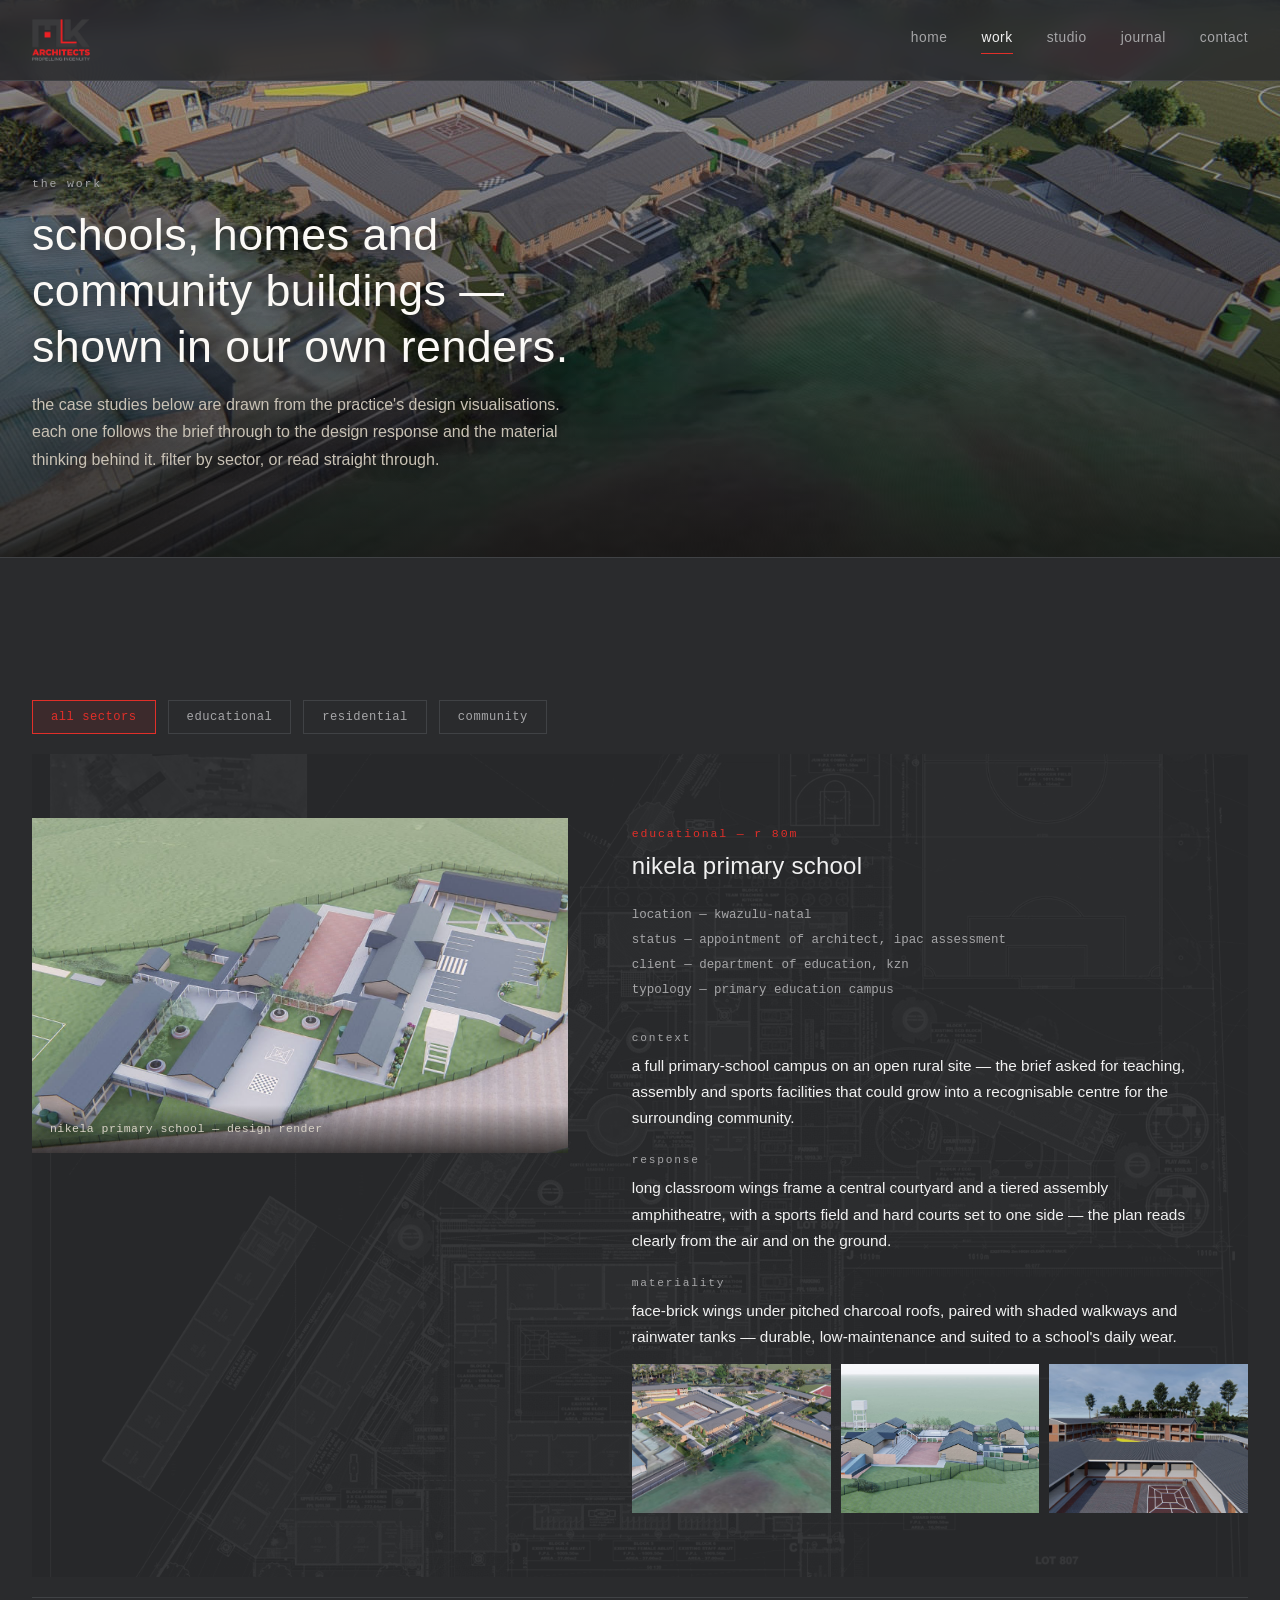
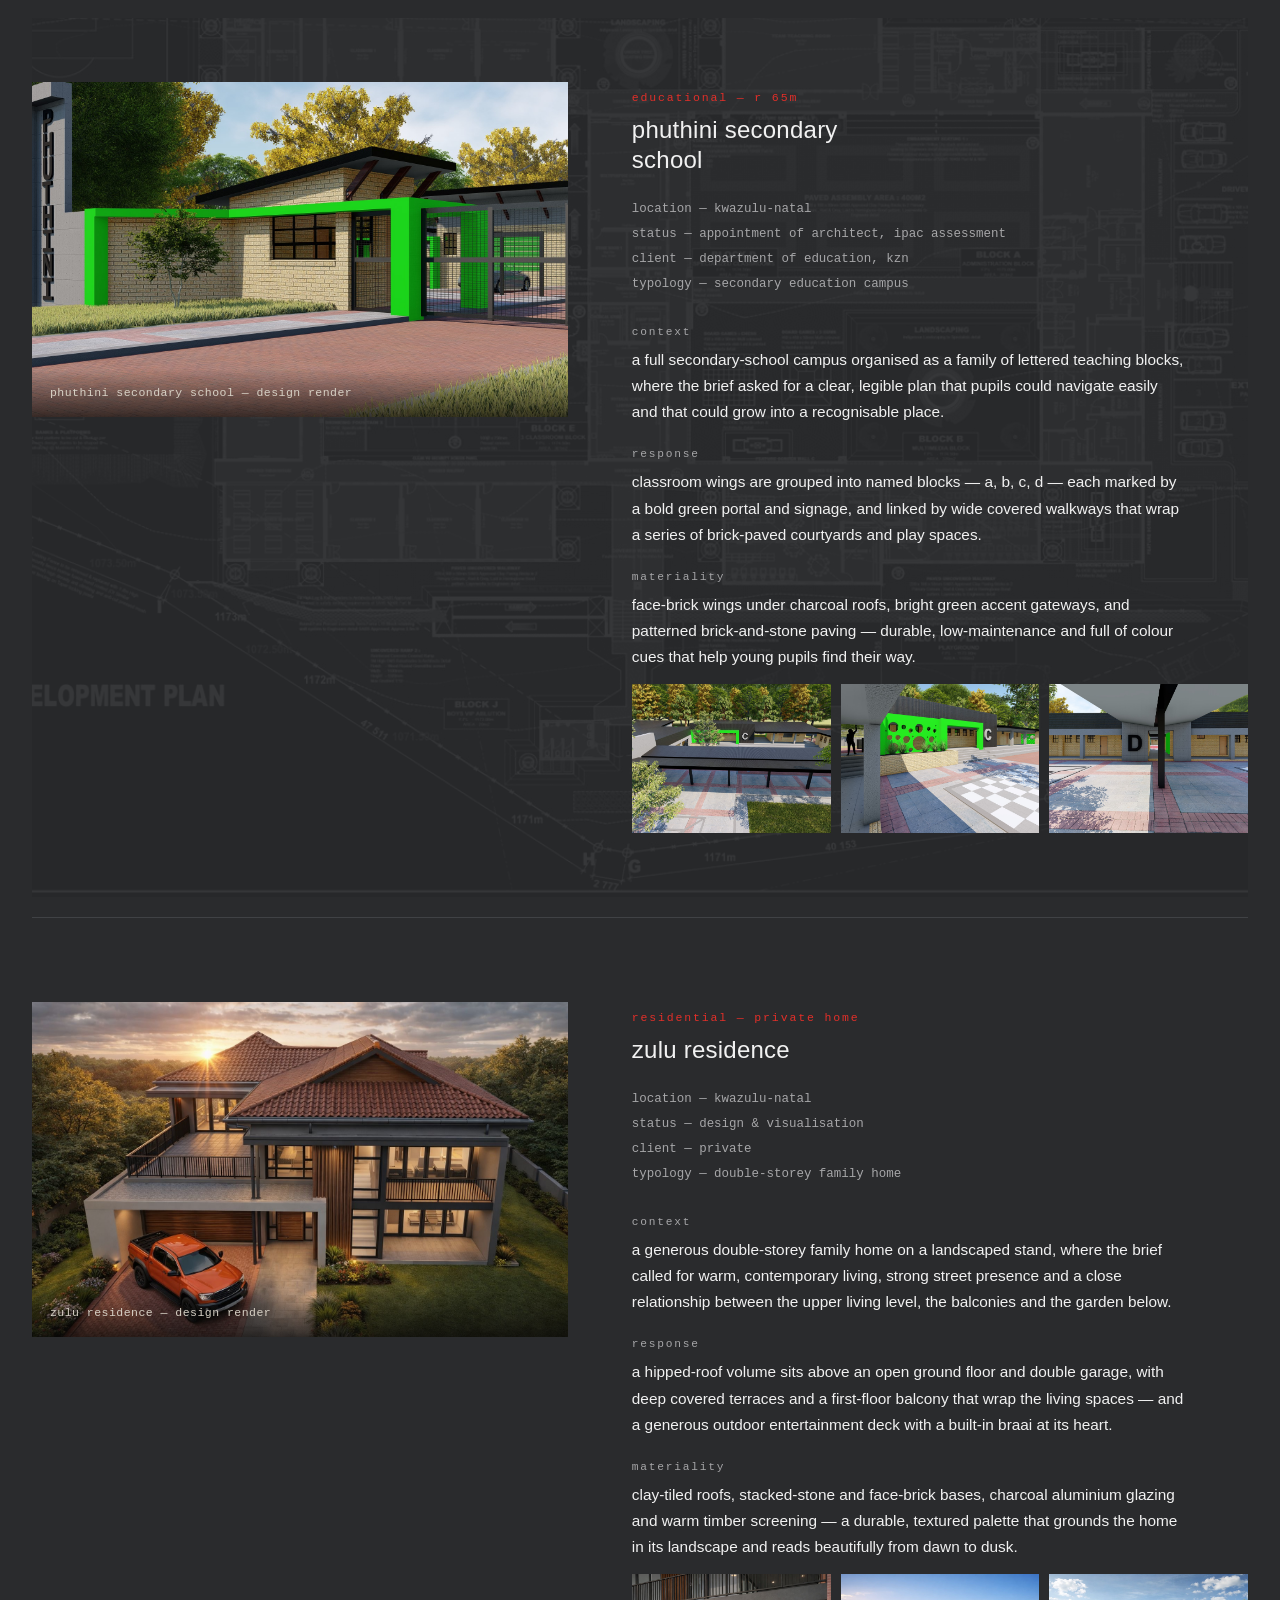
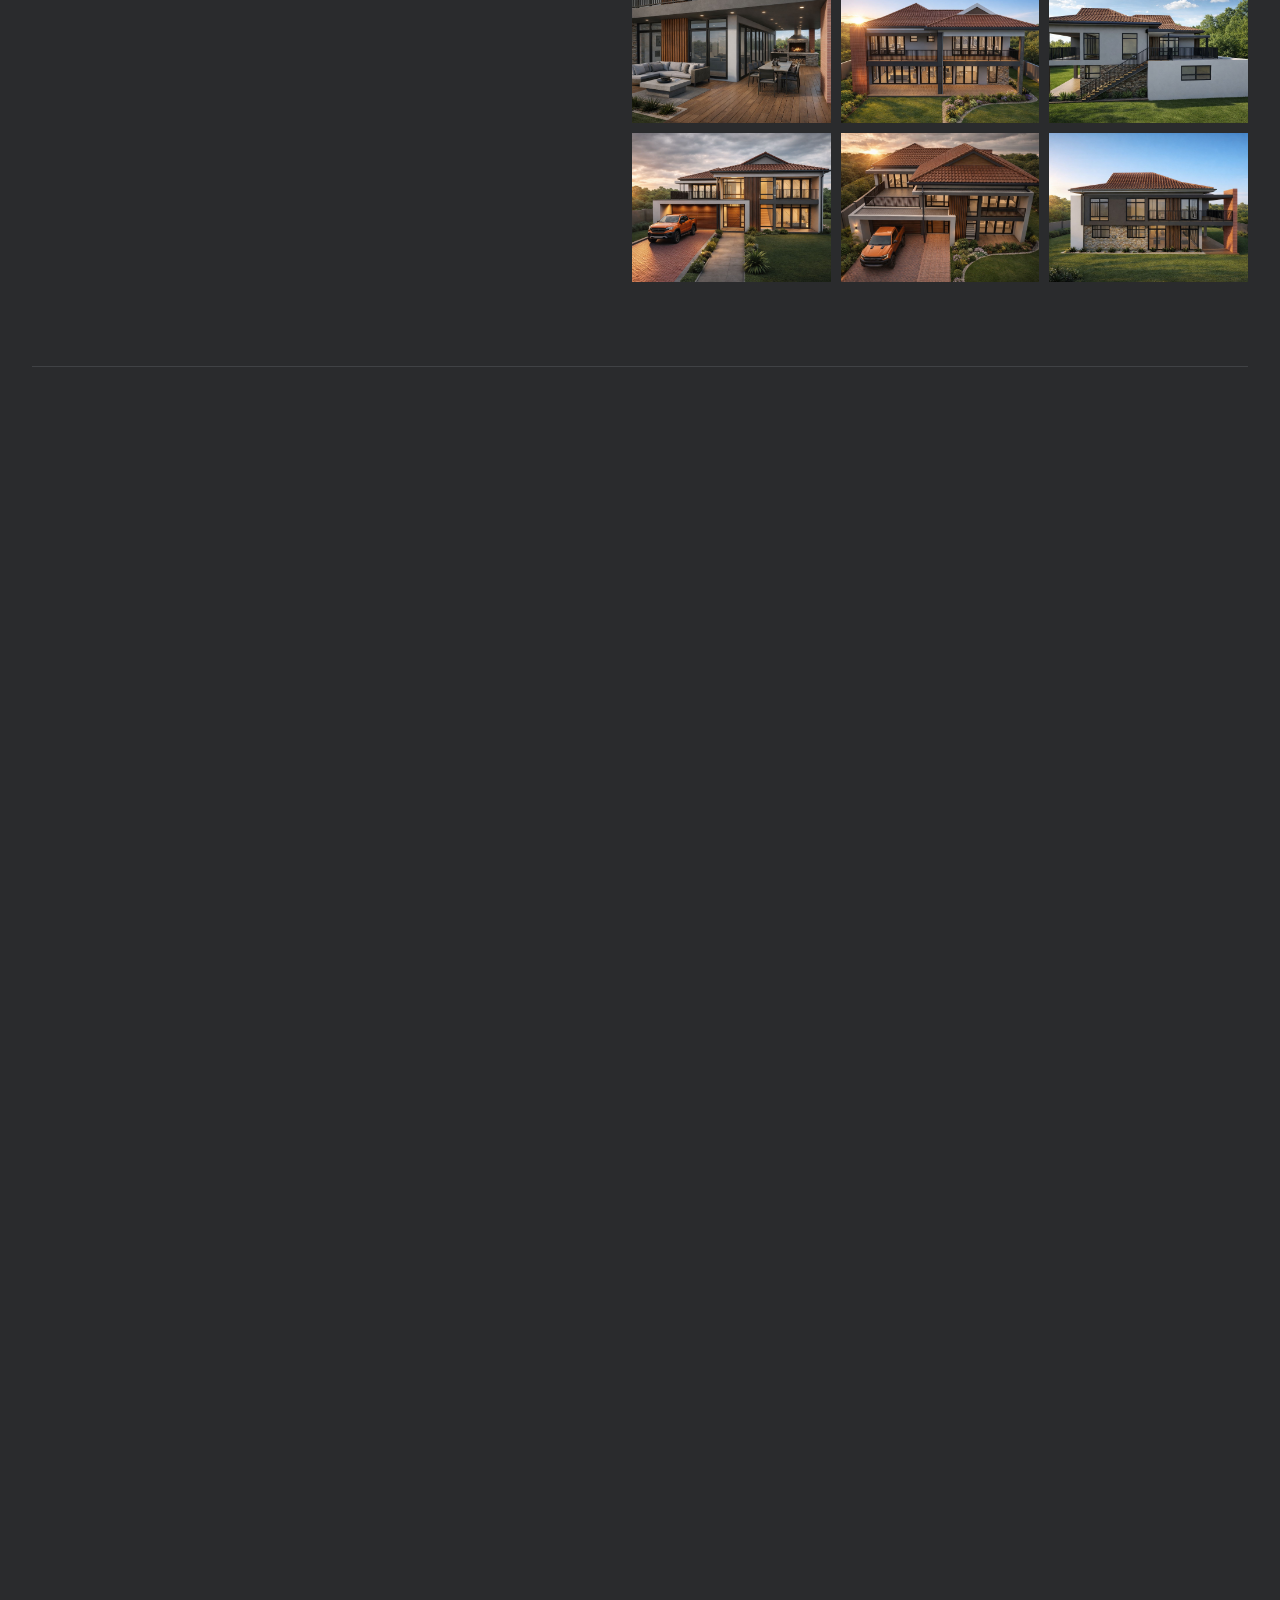
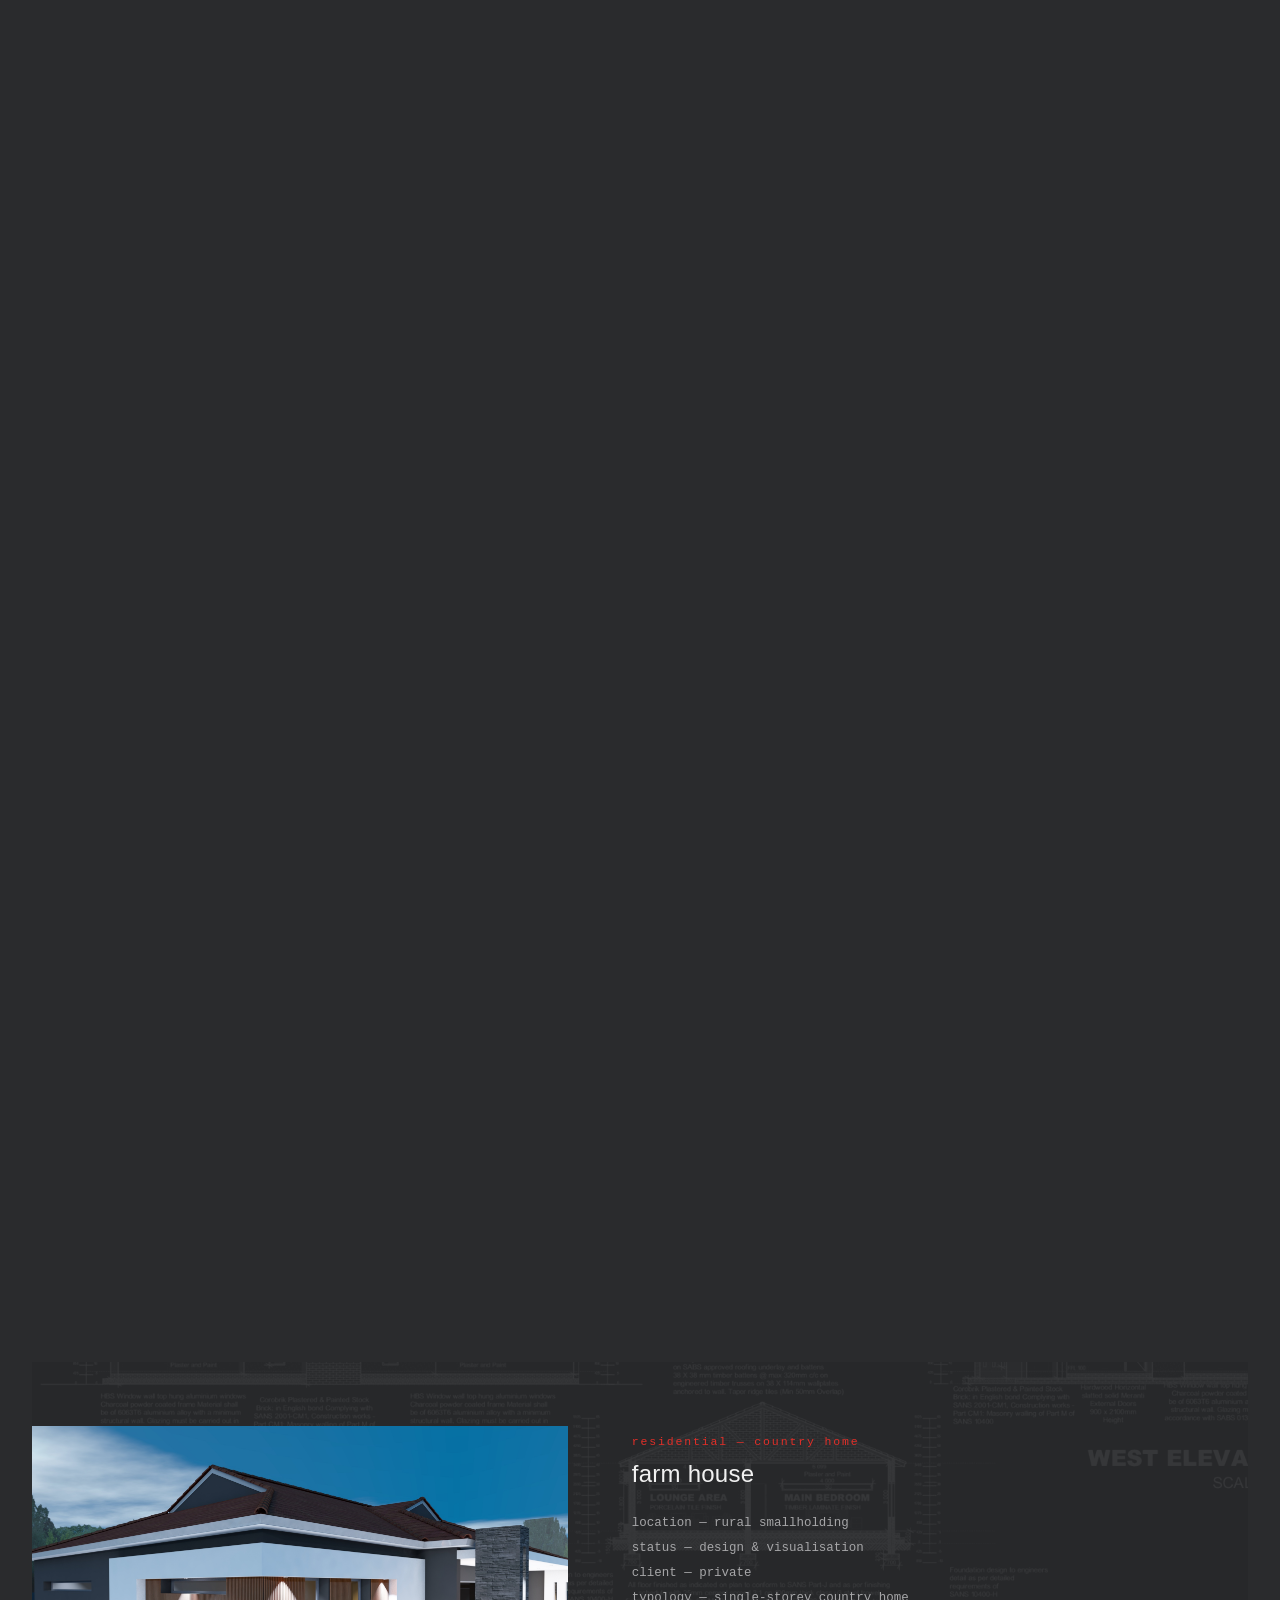
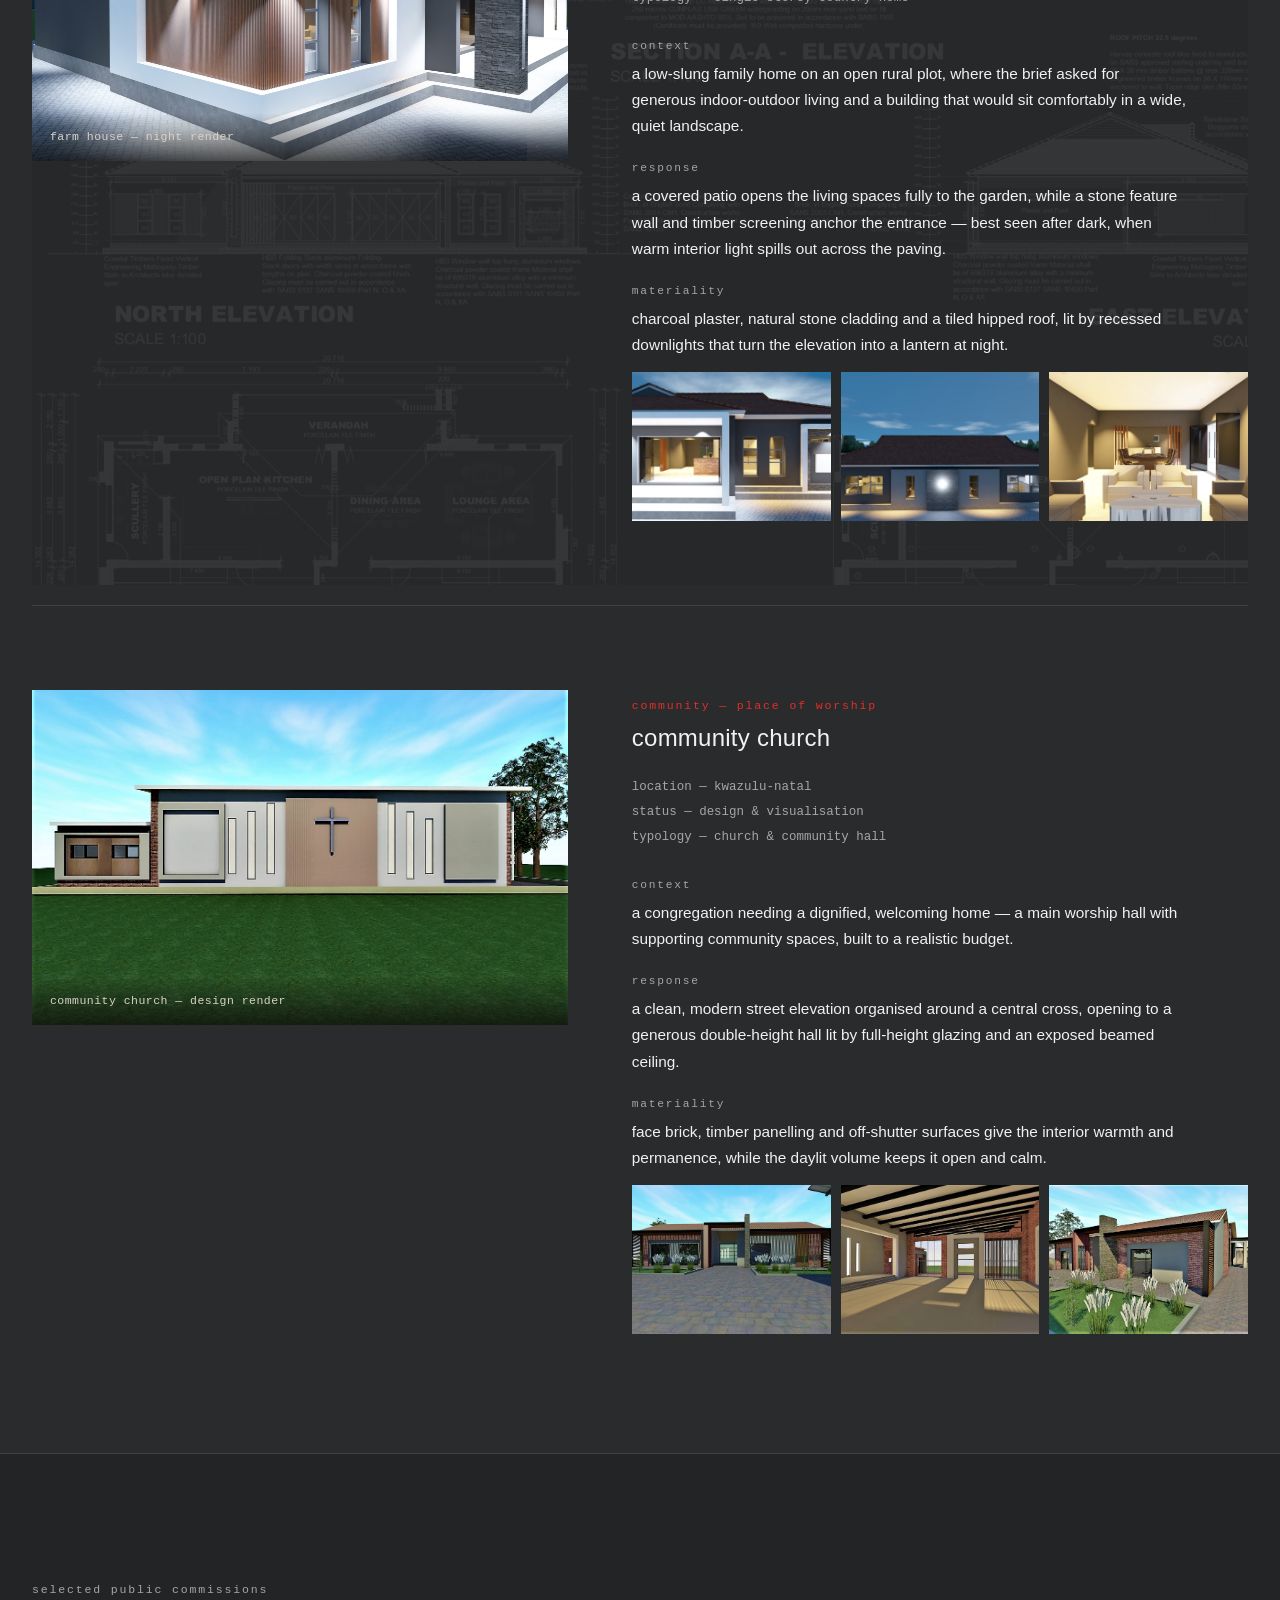
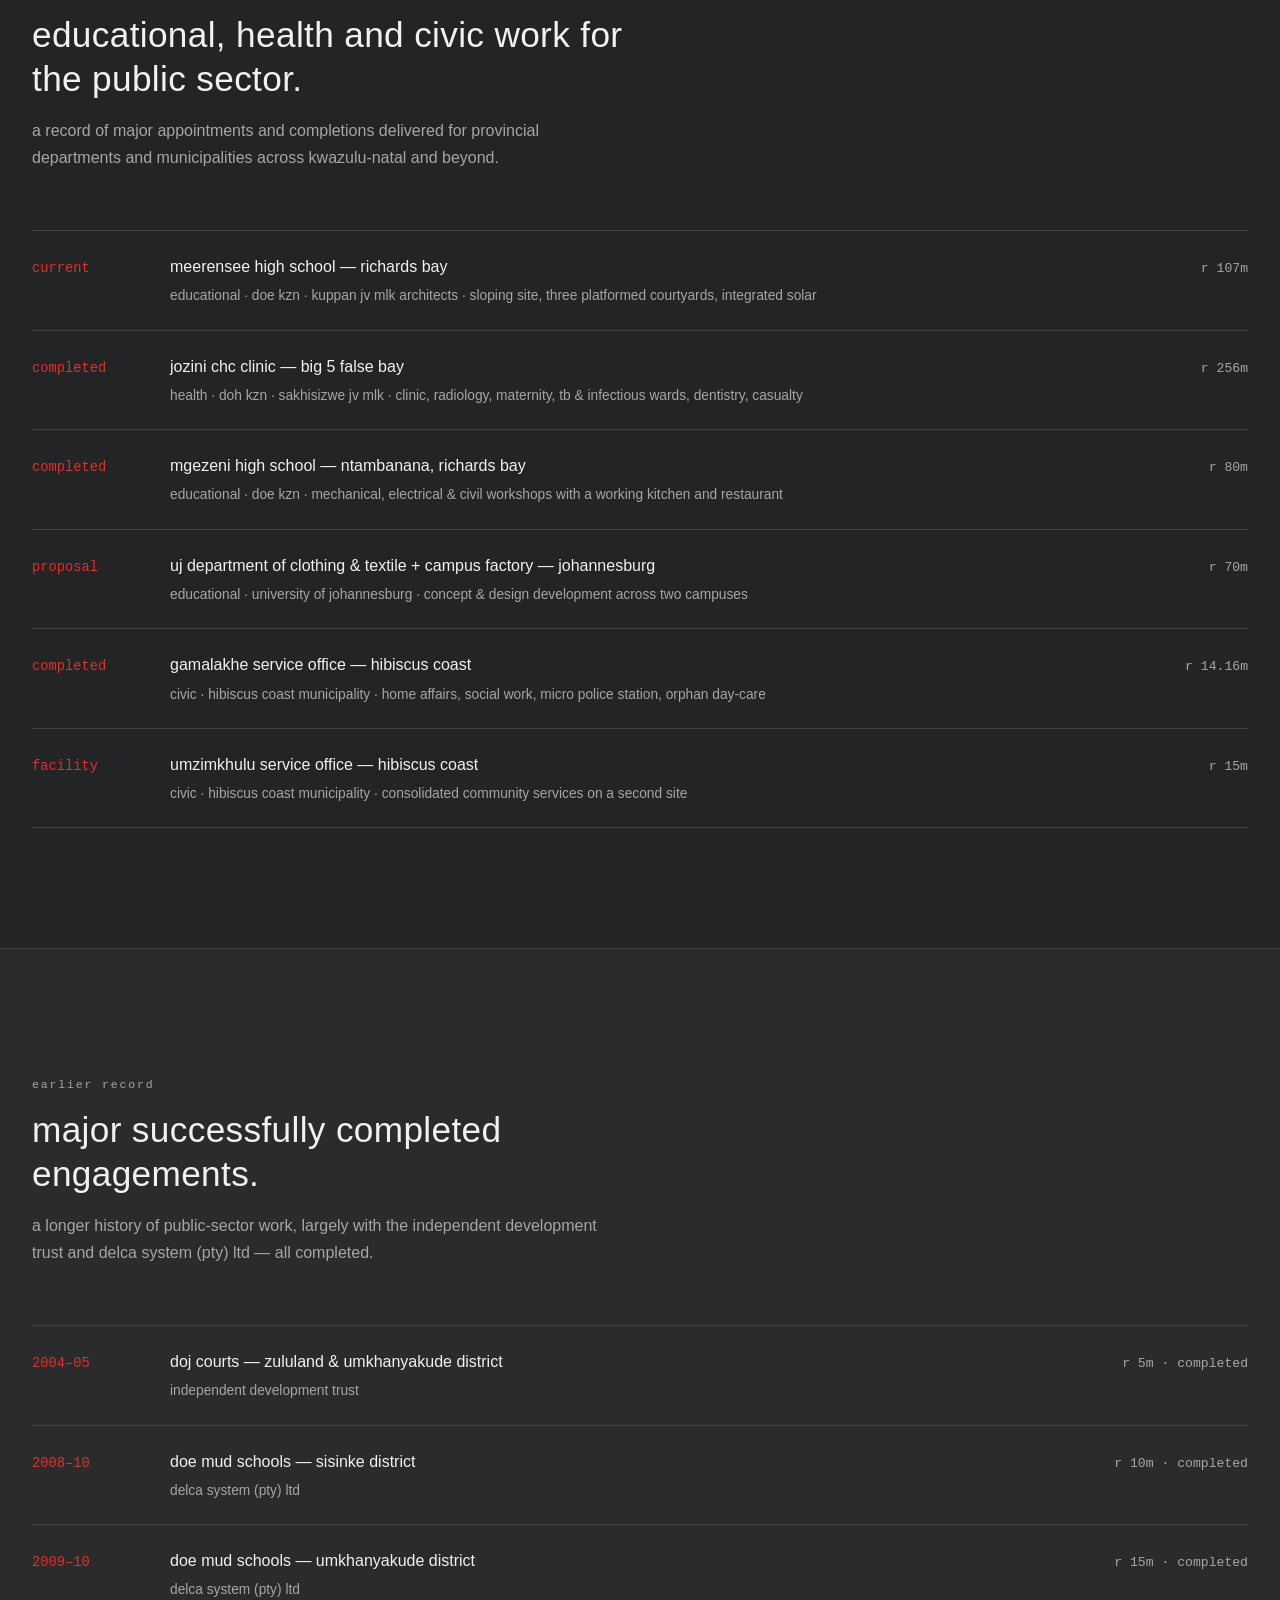
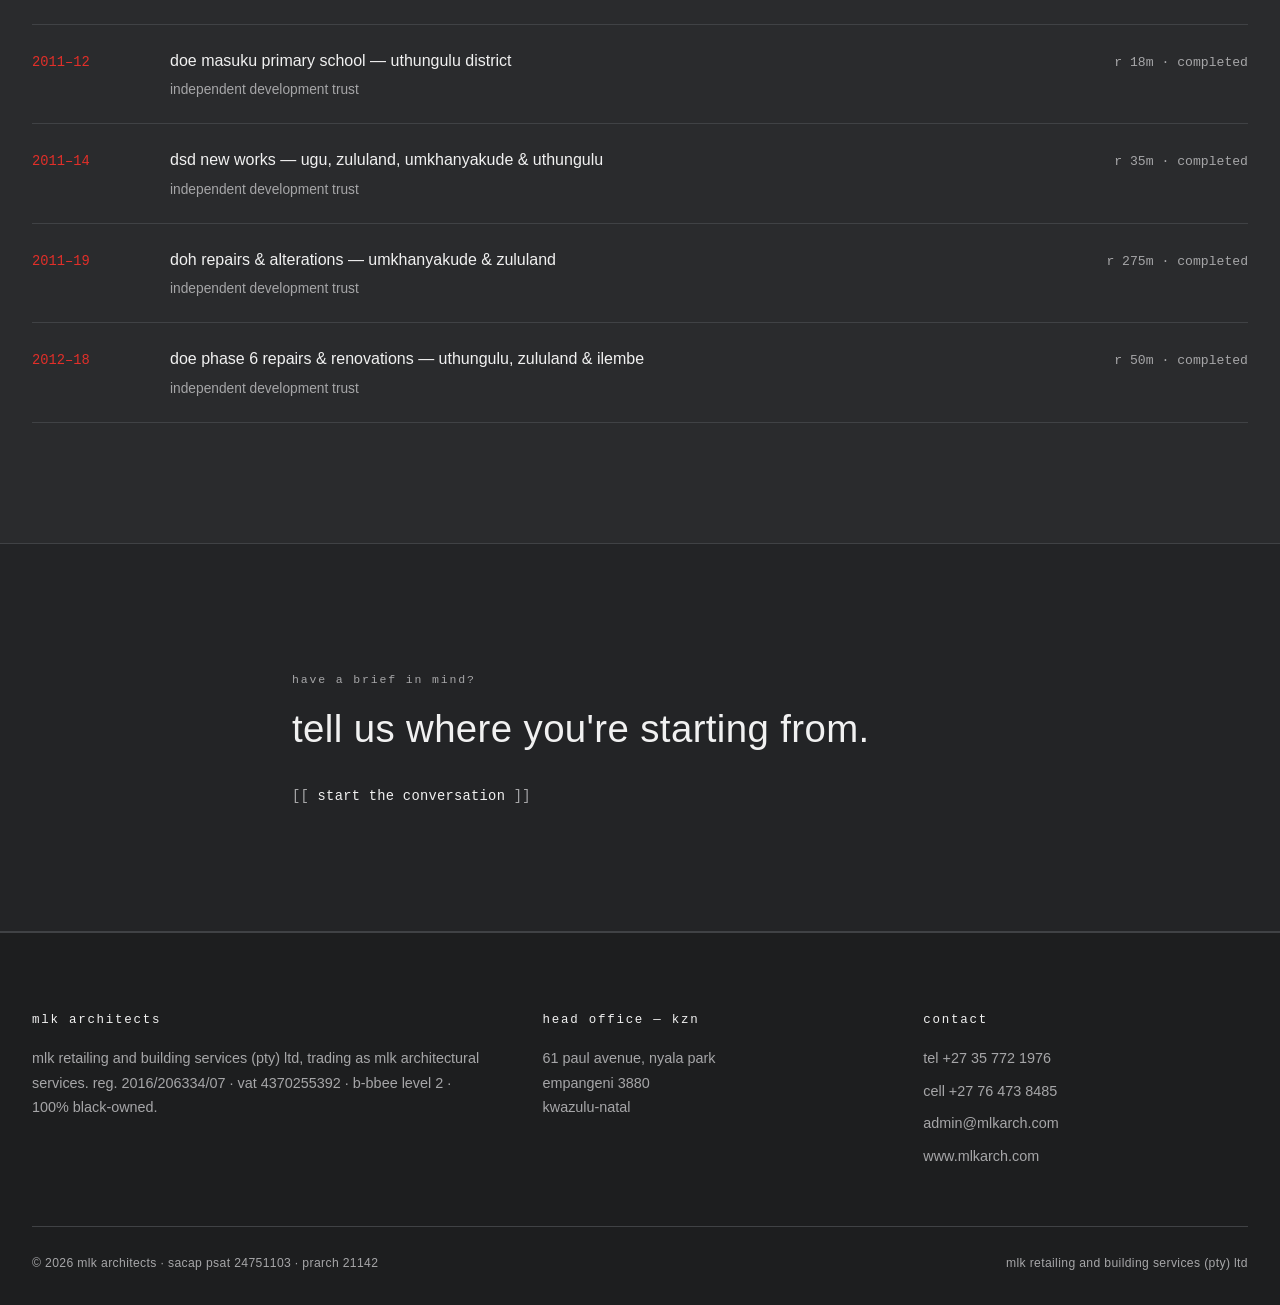
<file: projects.html>
<!DOCTYPE html>
<html lang="en">
<head>
<meta charset="UTF-8">
<meta name="viewport" content="width=device-width, initial-scale=1.0">
<title>work — mlk architects</title>
<link rel="icon" type="image/png" href="images/logo.png">
<meta name="theme-color" content="#111110">
<meta property="og:type" content="website">
<meta property="og:site_name" content="mlk architects">
<meta property="og:title" content="work — mlk architects">
<meta property="og:description" content="case studies of educational, residential and community work across kwazulu-natal, gauteng and beyond.">
<meta property="og:image" content="https://mlk-architects-site.vercel.app/images/money-2.jpg">
<meta property="og:url" content="https://mlk-architects-site.vercel.app/projects.html">
<meta name="twitter:card" content="summary_large_image">
<meta name="description" content="case studies of mlk architects' educational, residential and community work across kwazulu-natal, gauteng and beyond — shown through the practice's own design renders.">
<link rel="stylesheet" href="css/style.css">
<style>
  /* Nikela site-development-plan wallpaper, scoped to the Nikela case study only */
  .case-wallpaper { position: relative; }
  .case-wallpaper::before {
    content: "";
    position: absolute;
    inset: 20px 0;
    background-position: center;
    background-repeat: no-repeat;
    background-size: cover;
    filter: invert(1) grayscale(1) contrast(1.05);
    opacity: 0.06;
    z-index: 0;
    pointer-events: none;
  }
  .case-nikela::before   { background-image: url("images/nikela-sdp.jpg"); }
  .case-phuthini::before { background-image: url("images/phuthini-sdp.jpg"); }
  .case-oldmill::before  { background-image: url("images/oldmill-sdp.jpg"); }
  .case-zungu::before    { background-image: url("images/zungu-sdp.jpg"); }
  .case-ubuntu::before   { background-image: url("images/ubuntu-sdp.jpg"); }
  .case-farm::before     { background-image: url("images/farm-sdp.jpg"); }
  .case-wallpaper > * { position: relative; z-index: 1; }
</style>
</head>
<body>

<header class="site-header">
  <div class="wrap">
    <a href="index.html" class="logo">
      <img src="images/logo.png" alt="mlk architects — propelling ingenuity" class="logo-img" onerror="this.closest('.logo').classList.add('no-logo-img')">
      <span class="logo-text">mlk <span>architects</span></span>
    </a>
    <nav class="nav">
      <a href="index.html">home</a>
      <a href="projects.html" class="active">work</a>
      <a href="about.html">studio</a>
      <a href="journal.html">journal</a>
      <a href="contact.html">contact</a>
    </nav>
    <button class="nav-toggle" aria-label="toggle navigation">☰</button>
  </div>
</header>

<main>

  <section class="page-hero">
    <img class="hero-bg" src="images/school-aerial.jpg" alt="aerial render of an mlk architects school campus">
    <div class="wrap">
      <span class="label">the work</span>
      <h1>schools, homes and community buildings — shown in our own renders.</h1>
      <p>the case studies below are drawn from the practice's design visualisations.
        each one follows the brief through to the design response and the material
        thinking behind it. filter by sector, or read straight through.</p>
    </div>
  </section>

  <section>
    <div class="wrap">
      <div class="sectors reveal">
        <button class="sector-tag active" data-filter="all">all sectors</button>
        <button class="sector-tag" data-filter="educational">educational</button>
        <button class="sector-tag" data-filter="residential">residential</button>
        <button class="sector-tag" data-filter="community">community</button>
      </div>

      <!-- Nikela Primary School -->
      <article class="case reveal case-wallpaper case-nikela" data-sector="educational">
        <div class="media wide">
          <img src="images/school-overview.jpg" alt="render of nikela primary school campus from above" loading="lazy">
          <span class="cap">nikela primary school — design render</span>
        </div>
        <div>
          <span class="label kicker">educational — r 80m</span>
          <h3>nikela primary school</h3>
          <div class="meta-block">
            location — kwazulu-natal<br>
            status — appointment of architect, ipac assessment<br>
            client — department of education, kzn<br>
            typology — primary education campus
          </div>
          <div class="stage">
            <h4>context</h4>
            <p>a full primary-school campus on an open rural site — the brief asked for
              teaching, assembly and sports facilities that could grow into a recognisable
              centre for the surrounding community.</p>
          </div>
          <div class="stage">
            <h4>response</h4>
            <p>long classroom wings frame a central courtyard and a tiered assembly
              amphitheatre, with a sports field and hard courts set to one side — the plan
              reads clearly from the air and on the ground.</p>
          </div>
          <div class="stage">
            <h4>materiality</h4>
            <p>face-brick wings under pitched charcoal roofs, paired with shaded walkways
              and rainwater tanks — durable, low-maintenance and suited to a school's
              daily wear.</p>
          </div>
          <div class="gallery">
            <div class="media"><img src="images/school-aerial.jpg" alt="aerial render of the school campus" loading="lazy"></div>
            <div class="media"><img src="images/school-courtyard.jpg" alt="central courtyard render of the school" loading="lazy"></div>
            <div class="media"><img src="images/school-block.jpg" alt="classroom block and courtyard render of the school" loading="lazy"></div>
          </div>
        </div>
      </article>

      <!-- Phuthini Secondary School -->
      <article class="case reveal case-wallpaper case-phuthini" data-sector="educational">
        <div class="media wide">
          <img src="images/phuthini/B.jpg" alt="entrance gateway and signage render of phuthini secondary school" loading="lazy">
          <span class="cap">phuthini secondary school — design render</span>
        </div>
        <div>
          <span class="label kicker">educational — r 65m</span>
          <h3>phuthini secondary school</h3>
          <div class="meta-block">
            location — kwazulu-natal<br>
            status — appointment of architect, ipac assessment<br>
            client — department of education, kzn<br>
            typology — secondary education campus
          </div>
          <div class="stage">
            <h4>context</h4>
            <p>a full secondary-school campus organised as a family of lettered teaching
              blocks, where the brief asked for a clear, legible plan that pupils could
              navigate easily and that could grow into a recognisable place.</p>
          </div>
          <div class="stage">
            <h4>response</h4>
            <p>classroom wings are grouped into named blocks — a, b, c, d — each marked by
              a bold green portal and signage, and linked by wide covered walkways that
              wrap a series of brick-paved courtyards and play spaces.</p>
          </div>
          <div class="stage">
            <h4>materiality</h4>
            <p>face-brick wings under charcoal roofs, bright green accent gateways, and
              patterned brick-and-stone paving — durable, low-maintenance and full of
              colour cues that help young pupils find their way.</p>
          </div>
          <div class="gallery">
            <div class="media"><img src="images/phuthini/I.jpg" alt="aerial render of phuthini secondary school campus with covered walkway" loading="lazy"></div>
            <div class="media"><img src="images/phuthini/N.jpg" alt="courtyard render with green block-c gateway and chessboard paving at phuthini secondary school" loading="lazy"></div>
            <div class="media"><img src="images/phuthini/M.jpg" alt="block d colonnade and brick-paved courtyard at phuthini secondary school" loading="lazy"></div>
          </div>
        </div>
      </article>

      <!-- Zulu Residence -->
      <article class="case reveal" data-sector="residential">
        <div class="media wide">
          <img src="images/zulu-front.jpg" alt="sunset render of the zulu residence, a double-storey contemporary home with double garage" loading="lazy">
          <span class="cap">zulu residence — design render</span>
        </div>
        <div>
          <span class="label kicker">residential — private home</span>
          <h3>zulu residence</h3>
          <div class="meta-block">
            location — kwazulu-natal<br>
            status — design &amp; visualisation<br>
            client — private<br>
            typology — double-storey family home
          </div>
          <div class="stage">
            <h4>context</h4>
            <p>a generous double-storey family home on a landscaped stand, where the brief
              called for warm, contemporary living, strong street presence and a close
              relationship between the upper living level, the balconies and the garden
              below.</p>
          </div>
          <div class="stage">
            <h4>response</h4>
            <p>a hipped-roof volume sits above an open ground floor and double garage, with
              deep covered terraces and a first-floor balcony that wrap the living spaces —
              and a generous outdoor entertainment deck with a built-in braai at its heart.</p>
          </div>
          <div class="stage">
            <h4>materiality</h4>
            <p>clay-tiled roofs, stacked-stone and face-brick bases, charcoal aluminium
              glazing and warm timber screening — a durable, textured palette that grounds
              the home in its landscape and reads beautifully from dawn to dusk.</p>
          </div>
          <div class="gallery">
            <div class="media"><img src="images/zulu-patio.jpg" alt="covered outdoor entertainment terrace with braai and lounge at the zulu residence" loading="lazy"></div>
            <div class="media"><img src="images/zulu-rear.jpg" alt="rear elevation render of the zulu residence with double-volume balconies" loading="lazy"></div>
            <div class="media"><img src="images/zulu-side.jpg" alt="side render of the zulu residence with stone base and external staircase" loading="lazy"></div>
            <div class="media"><img src="images/zulu-dusk.jpg" alt="dusk front render of the zulu residence with lit interiors" loading="lazy"></div>
            <div class="media"><img src="images/zulu-aerial.jpg" alt="sunset aerial render of the zulu residence" loading="lazy"></div>
            <div class="media"><img src="images/zulu-garden.jpg" alt="garden elevation render of the zulu residence with stone base and timber screening" loading="lazy"></div>
          </div>
        </div>
      </article>

      <!-- Old Mill Estates Residence -->
      <article class="case reveal case-wallpaper case-oldmill" data-sector="residential">
        <div class="media wide">
          <img src="images/house-lounge.jpg" alt="open-plan living interior render of the old mill estates residence" loading="lazy">
          <span class="cap">old mill estates residence — interior render</span>
        </div>
        <div>
          <span class="label kicker">residential — private home</span>
          <h3>old mill estates residence</h3>
          <div class="meta-block">
            location — old mill estates<br>
            status — design &amp; visualisation<br>
            client — private<br>
            typology — single-family home
          </div>
          <div class="stage">
            <h4>context</h4>
            <p>a generous family home on a landscaped estate plot, where the brief asked
              for open, sociable living spaces and a strong indoor-outdoor relationship
              around a pool court.</p>
          </div>
          <div class="stage">
            <h4>response</h4>
            <p>an open-plan lounge, dining and kitchen flow out to a braai patio and pool,
              with bedrooms held in their own quiet wing — all under a low, tiled hipped
              roof.</p>
          </div>
          <div class="stage">
            <h4>materiality</h4>
            <p>warm plaster and natural stone outside; honed marble counters, timber
              screening and pale timber floors inside — a calm, durable palette for daily
              family life.</p>
          </div>
          <div class="gallery">
            <div class="media"><img src="images/house-kitchen.jpg" alt="kitchen interior render with marble island, old mill estates" loading="lazy"></div>
            <div class="media"><img src="images/house-lounge2.jpg" alt="lounge seating area interior render, old mill estates" loading="lazy"></div>
            <div class="media"><img src="images/house-bedroom.jpg" alt="main bedroom interior render, old mill estates" loading="lazy"></div>
          </div>
        </div>
      </article>

      <!-- House Zungu -->
      <article class="case reveal case-wallpaper case-zungu" data-sector="residential">
        <div class="media wide">
          <img src="images/zungu-night.jpg" alt="night render of house zungu, a modern double-storey home" loading="lazy">
          <span class="cap">house zungu — night render</span>
        </div>
        <div>
          <span class="label kicker">residential — private home</span>
          <h3>house zungu</h3>
          <div class="meta-block">
            location — private estate<br>
            status — design &amp; visualisation<br>
            client — private<br>
            typology — double-storey contemporary home
          </div>
          <div class="stage">
            <h4>context</h4>
            <p>a contemporary double-storey family home where the brief called for bold,
              modern living spaces, strong street presence and a close relationship between
              the upper living level, the balconies and the pool below.</p>
          </div>
          <div class="stage">
            <h4>response</h4>
            <p>a stacked composition lifts the main living and bedrooms to a glazed upper
              floor that opens onto wraparound balconies, while the ground level holds the
              entrance, garages and pool terrace.</p>
          </div>
          <div class="stage">
            <h4>materiality</h4>
            <p>off-shutter and plastered volumes, stacked-stone cladding, timber-lined
              soffits and frameless glass balustrades — a crisp, modern palette lit
              dramatically after dark.</p>
          </div>
          <div class="gallery">
            <div class="media"><img src="images/zungu-front.jpg" alt="daytime front elevation render of house zungu with pool" loading="lazy"></div>
            <div class="media"><img src="images/zungu-bedroom.jpg" alt="main bedroom interior render of house zungu" loading="lazy"></div>
            <div class="media"><img src="images/zungu-corner.jpg" alt="night corner render of house zungu with lit interiors" loading="lazy"></div>
          </div>
        </div>
      </article>

      <!-- Ubuntu Student Accommodation -->
      <article class="case reveal case-wallpaper case-ubuntu" data-sector="residential">
        <div class="media wide">
          <img src="images/student-illustrated.jpg" alt="illustrated street render of the ubuntu apartments student accommodation" loading="lazy">
          <span class="cap">ubuntu student accommodation — design render</span>
        </div>
        <div>
          <span class="label kicker">residential — student accommodation</span>
          <h3>ubuntu student accommodation</h3>
          <div class="meta-block">
            location — urban infill site<br>
            status — design &amp; visualisation<br>
            typology — student housing &amp; ground-floor retail
          </div>
          <div class="stage">
            <h4>context</h4>
            <p>well-located, well-run student accommodation in a dense urban setting, where
              the demand is for compact, affordable units that still feel part of a
              community.</p>
          </div>
          <div class="stage">
            <h4>response</h4>
            <p>studio units wrap a planted, landscaped courtyard that gives residents a
              shared green heart away from the street, with active retail space at ground
              level.</p>
          </div>
          <div class="stage">
            <h4>materiality</h4>
            <p>robust dark facades and timber screening outside; efficient, hard-wearing
              finishes inside — chosen with high-occupancy living and whole-life running
              costs in mind.</p>
          </div>
          <div class="gallery">
            <div class="media"><img src="images/student-courtyard.jpg" alt="landscaped courtyard render, ubuntu student accommodation" loading="lazy"></div>
            <div class="media"><img src="images/student-bedroom.jpg" alt="studio unit interior render, ubuntu student accommodation" loading="lazy"></div>
            <div class="media"><img src="images/student-retail.jpg" alt="ground-floor retail interior render, ubuntu student accommodation" loading="lazy"></div>
          </div>
        </div>
      </article>

      <!-- Farm House -->
      <article class="case reveal case-wallpaper case-farm" data-sector="residential">
        <div class="media wide">
          <img src="images/house-night.jpg" alt="blue-hour corner render of the farm house" loading="lazy">
          <span class="cap">farm house — night render</span>
        </div>
        <div>
          <span class="label kicker">residential — country home</span>
          <h3>farm house</h3>
          <div class="meta-block">
            location — rural smallholding<br>
            status — design &amp; visualisation<br>
            client — private<br>
            typology — single-storey country home
          </div>
          <div class="stage">
            <h4>context</h4>
            <p>a low-slung family home on an open rural plot, where the brief asked for
              generous indoor-outdoor living and a building that would sit comfortably in a
              wide, quiet landscape.</p>
          </div>
          <div class="stage">
            <h4>response</h4>
            <p>a covered patio opens the living spaces fully to the garden, while a stone
              feature wall and timber screening anchor the entrance — best seen after dark,
              when warm interior light spills out across the paving.</p>
          </div>
          <div class="stage">
            <h4>materiality</h4>
            <p>charcoal plaster, natural stone cladding and a tiled hipped roof, lit by
              recessed downlights that turn the elevation into a lantern at night.</p>
          </div>
          <div class="gallery">
            <div class="media"><img src="images/farm-night1.jpg" alt="night render of the farm house with lit open patio and braai" loading="lazy"></div>
            <div class="media"><img src="images/farm-night2.jpg" alt="night front elevation render of the farm house" loading="lazy"></div>
            <div class="media"><img src="images/farm-interior.jpg" alt="warm interior lounge render of the farm house" loading="lazy"></div>
          </div>
        </div>
      </article>

      <!-- Community Church -->
      <article class="case reveal" data-sector="community">
        <div class="media wide">
          <img src="images/church-front.jpg" alt="front elevation render of a community church by mlk architects" loading="lazy">
          <span class="cap">community church — design render</span>
        </div>
        <div>
          <span class="label kicker">community — place of worship</span>
          <h3>community church</h3>
          <div class="meta-block">
            location — kwazulu-natal<br>
            status — design &amp; visualisation<br>
            typology — church &amp; community hall
          </div>
          <div class="stage">
            <h4>context</h4>
            <p>a congregation needing a dignified, welcoming home — a main worship hall
              with supporting community spaces, built to a realistic budget.</p>
          </div>
          <div class="stage">
            <h4>response</h4>
            <p>a clean, modern street elevation organised around a central cross, opening
              to a generous double-height hall lit by full-height glazing and an exposed
              beamed ceiling.</p>
          </div>
          <div class="stage">
            <h4>materiality</h4>
            <p>face brick, timber panelling and off-shutter surfaces give the interior
              warmth and permanence, while the daylit volume keeps it open and calm.</p>
          </div>
          <div class="gallery">
            <div class="media"><img src="images/church-entrance.jpg" alt="front entrance render of the community church" loading="lazy"></div>
            <div class="media"><img src="images/church-interior.jpg" alt="interior hall render of the community church" loading="lazy"></div>
            <div class="media"><img src="images/church-garden.jpg" alt="garden corner render of the community church" loading="lazy"></div>
          </div>
        </div>
      </article>

    </div>
  </section>

  <!-- Selected public commissions — text record -->
  <section class="section-alt">
    <div class="wrap">
      <div class="section-head reveal">
        <span class="label">selected public commissions</span>
        <h2>educational, health and civic work for the public sector.</h2>
        <p>a record of major appointments and completions delivered for provincial
          departments and municipalities across kwazulu-natal and beyond.</p>
      </div>
      <div class="rows reveal">
        <div class="row"><span class="yr">current</span><span class="what">meerensee high school — richards bay<span class="sub">educational · doe kzn · kuppan jv mlk architects · sloping site, three platformed courtyards, integrated solar</span></span><span class="val">r 107m</span></div>
        <div class="row"><span class="yr">completed</span><span class="what">jozini chc clinic — big 5 false bay<span class="sub">health · doh kzn · sakhisizwe jv mlk · clinic, radiology, maternity, tb &amp; infectious wards, dentistry, casualty</span></span><span class="val">r 256m</span></div>
        <div class="row"><span class="yr">completed</span><span class="what">mgezeni high school — ntambanana, richards bay<span class="sub">educational · doe kzn · mechanical, electrical &amp; civil workshops with a working kitchen and restaurant</span></span><span class="val">r 80m</span></div>
        <div class="row"><span class="yr">proposal</span><span class="what">uj department of clothing &amp; textile + campus factory — johannesburg<span class="sub">educational · university of johannesburg · concept &amp; design development across two campuses</span></span><span class="val">r 70m</span></div>
        <div class="row"><span class="yr">completed</span><span class="what">gamalakhe service office — hibiscus coast<span class="sub">civic · hibiscus coast municipality · home affairs, social work, micro police station, orphan day-care</span></span><span class="val">r 14.16m</span></div>
        <div class="row"><span class="yr">facility</span><span class="what">umzimkhulu service office — hibiscus coast<span class="sub">civic · hibiscus coast municipality · consolidated community services on a second site</span></span><span class="val">r 15m</span></div>
      </div>
    </div>
  </section>

  <!-- Earlier track record table -->
  <section>
    <div class="wrap">
      <div class="section-head reveal">
        <span class="label">earlier record</span>
        <h2>major successfully completed engagements.</h2>
        <p>a longer history of public-sector work, largely with the independent
          development trust and delca system (pty) ltd — all completed.</p>
      </div>
      <div class="rows reveal">
        <div class="row"><span class="yr">2004–05</span><span class="what">doj courts — zululand &amp; umkhanyakude district<span class="sub">independent development trust</span></span><span class="val">r 5m · completed</span></div>
        <div class="row"><span class="yr">2008–10</span><span class="what">doe mud schools — sisinke district<span class="sub">delca system (pty) ltd</span></span><span class="val">r 10m · completed</span></div>
        <div class="row"><span class="yr">2009–10</span><span class="what">doe mud schools — umkhanyakude district<span class="sub">delca system (pty) ltd</span></span><span class="val">r 15m · completed</span></div>
        <div class="row"><span class="yr">2011–12</span><span class="what">doe masuku primary school — uthungulu district<span class="sub">independent development trust</span></span><span class="val">r 18m · completed</span></div>
        <div class="row"><span class="yr">2011–14</span><span class="what">dsd new works — ugu, zululand, umkhanyakude &amp; uthungulu<span class="sub">independent development trust</span></span><span class="val">r 35m · completed</span></div>
        <div class="row"><span class="yr">2011–19</span><span class="what">doh repairs &amp; alterations — umkhanyakude &amp; zululand<span class="sub">independent development trust</span></span><span class="val">r 275m · completed</span></div>
        <div class="row"><span class="yr">2012–18</span><span class="what">doe phase 6 repairs &amp; renovations — uthungulu, zululand &amp; ilembe<span class="sub">independent development trust</span></span><span class="val">r 50m · completed</span></div>
      </div>
    </div>
  </section>

  <section class="section-alt">
    <div class="wrap" style="max-width:760px;">
      <span class="label">have a brief in mind?</span>
      <h2 style="margin-top:14px; font-size:clamp(1.6rem, 4vw, 2.4rem);">tell us where you're starting from.</h2>
      <div style="margin-top:28px;">
        <a class="blink" href="contact.html"><span>start the conversation</span></a>
      </div>
    </div>
  </section>

</main>

<footer class="site-footer">
  <div class="wrap">
    <div class="footer-grid">
      <div>
        <h4>mlk architects</h4>
        <p>mlk retailing and building services (pty) ltd, trading as mlk architectural
          services. reg. 2016/206334/07 · vat 4370255392 · b-bbee level 2 · 100% black-owned.</p>
      </div>
      <div>
        <h4>head office — kzn</h4>
        <p>61 paul avenue, nyala park<br>empangeni 3880<br>kwazulu-natal</p>
      </div>
      <div>
        <h4>contact</h4>
        <ul>
          <li>tel +27 35 772 1976</li>
          <li>cell +27 76 473 8485</li>
          <li><a href="mailto:admin@mlkarch.com">admin@mlkarch.com</a></li>
          <li><a href="https://www.mlkarch.com">www.mlkarch.com</a></li>
        </ul>
      </div>
    </div>
    <div class="footer-bottom">
      <span>© 2026 mlk architects · sacap psat 24751103 · prarch 21142</span>
      <span>mlk retailing and building services (pty) ltd</span>
    </div>
  </div>
</footer>

<script src="js/main.js"></script>
</body>
</html>
</file>
<file: css/style.css>
/* MLK Architects — design system per SA-practice visual audit:
   photography-led, lowercase type, bracket links, one quiet accent,
   near-black ground, no marketing chrome. */

:root {
  --bg: #2a2b2d;
  --bg-alt: #232426;
  --surface: #313335;
  --ink: #f1f1f1;
  --line: #404245;
  --muted: #a6a6a8;
  --accent: #e22f29;
  --max: 1280px;
}

* { margin: 0; padding: 0; box-sizing: border-box; }
html { scroll-behavior: smooth; }

body {
  font-family: -apple-system, 'Helvetica Neue', Helvetica, Arial, sans-serif;
  font-weight: 300;
  color: var(--ink);
  background: var(--bg);
  line-height: 1.7;
  font-size: 16px;
}

h1, h2, h3, h4 {
  font-weight: 400;
  letter-spacing: 0.01em;
  line-height: 1.25;
  text-transform: lowercase;
  color: var(--ink);
}

p { max-width: 65ch; }
a { color: inherit; text-decoration: none; }
img { max-width: 100%; display: block; }

.wrap { max-width: var(--max); margin: 0 auto; padding: 0 32px; }

.label {
  text-transform: lowercase;
  letter-spacing: 0.16em;
  font-size: 0.72rem;
  color: var(--muted);
  font-family: 'IBM Plex Mono', 'JetBrains Mono', ui-monospace, Menlo, monospace;
}

/* ---------- Bracket link — the signature CTA convention ---------- */
.blink {
  display: inline-block;
  font-family: 'IBM Plex Mono', 'JetBrains Mono', ui-monospace, Menlo, monospace;
  font-size: 0.86rem;
  letter-spacing: 0.02em;
  color: var(--ink);
  position: relative;
  padding: 2px 0;
}
.blink::before { content: "[[ "; color: var(--muted); }
.blink::after { content: " ]]"; color: var(--muted); }
.blink span { border-bottom: 1px solid transparent; transition: border-color 0.2s ease, color 0.2s ease; }
.blink:hover span { border-color: var(--accent); color: var(--accent); }

/* ---------- Header ---------- */
.site-header {
  position: fixed;
  top: 0; left: 0; right: 0;
  z-index: 100;
  background: rgba(42,43,45,0.85);
  backdrop-filter: saturate(140%) blur(10px);
  border-bottom: 1px solid var(--line);
}
.site-header .wrap {
  display: flex;
  align-items: center;
  justify-content: space-between;
  height: 80px;
}
.logo {
  font-size: 1rem;
  letter-spacing: 0.06em;
  text-transform: lowercase;
  font-family: 'IBM Plex Mono', 'JetBrains Mono', ui-monospace, Menlo, monospace;
}
.logo { display: inline-flex; align-items: center; }
.logo-img { height: 42px; width: auto; display: block; }
.logo .logo-text { display: none; }
.logo.no-logo-img .logo-img { display: none; }
.logo.no-logo-img .logo-text { display: inline; color: var(--ink); }
.logo-text span { color: var(--accent); }

.nav { display: flex; gap: 34px; }
.nav a {
  font-size: 0.86rem;
  letter-spacing: 0.04em;
  text-transform: lowercase;
  color: var(--muted);
  position: relative;
  padding-bottom: 4px;
}
.nav a::after {
  content: "";
  position: absolute;
  left: 0; right: 100%; bottom: 0;
  height: 1px;
  background: var(--accent);
  transition: right 0.25s ease;
}
.nav a:hover { color: var(--ink); }
.nav a:hover::after, .nav a.active::after { right: 0; }
.nav a.active { color: var(--ink); }
.nav-toggle { display: none; }

/* ---------- Hero ---------- */
.hero {
  position: relative;
  min-height: 94vh;
  display: flex;
  align-items: flex-end;
  color: #f3f1ec;
  padding-top: 80px;
  overflow: hidden;
}
.hero .hero-bg {
  position: absolute; inset: 0; width: 100%; height: 100%;
  object-fit: cover; z-index: 0;
  filter: grayscale(6%) brightness(0.95);
}
.hero::after {
  content: "";
  position: absolute; inset: 0;
  background: linear-gradient(180deg, rgba(13,12,10,0.05) 0%, rgba(13,12,10,0.30) 55%, rgba(13,12,10,0.72) 100%);
  z-index: 1;
}
.hero-inner { position: relative; z-index: 2; padding-bottom: 100px; max-width: 720px; text-shadow: 0 2px 18px rgba(0,0,0,0.55); }

/* Cinematic auto-playing hero (cross-fade + slow zoom) */
.hero-slides { position: absolute; inset: 0; z-index: 0; overflow: hidden; }
.hero-slides .hero-bg { opacity: 0; will-change: opacity, transform; animation: heroCycle 24s linear infinite; }
.hero-slides .hero-bg:nth-child(1) { animation-delay: 0s; }
.hero-slides .hero-bg:nth-child(2) { animation-delay: 6s; }
.hero-slides .hero-bg:nth-child(3) { animation-delay: 12s; }
.hero-slides .hero-bg:nth-child(4) { animation-delay: 18s; }
@keyframes heroCycle {
  0%   { opacity: 0; transform: scale(1.02); }
  3%   { opacity: 1; }
  22%  { opacity: 1; }
  27%  { opacity: 0; transform: scale(1.13); }
  100% { opacity: 0; transform: scale(1.13); }
}
@media (prefers-reduced-motion: reduce) {
  .hero-slides .hero-bg { animation: none; }
  .hero-slides .hero-bg:first-child { opacity: 1; }
}
.hero h1 {
  font-size: clamp(2rem, 5vw, 3.4rem);
  font-weight: 300;
  margin: 0;
  color: #fbf9f6;
  max-width: 16ch;
}
.hero .label { display: block; margin-bottom: 22px; }
.hero-links { margin-top: 38px; display: flex; gap: 36px; flex-wrap: wrap; }

/* ---------- Sections ---------- */
section { padding: 120px 0; }
.section-head { max-width: 620px; margin-bottom: 58px; }
.section-head h2 { font-size: clamp(1.6rem, 3.4vw, 2.2rem); margin-top: 12px; font-weight: 300; }
.section-head p { color: var(--muted); margin-top: 16px; }

.section-alt { background: var(--bg-alt); border-top: 1px solid var(--line); border-bottom: 1px solid var(--line); }

/* ---------- Grids ---------- */
.grid-2 { display: grid; grid-template-columns: 1fr 1fr; gap: 70px; align-items: start; }
.grid-3 { display: grid; grid-template-columns: repeat(3, 1fr); gap: 1px; background: var(--line); border: 1px solid var(--line); }
.grid-3 > * { background: var(--bg); }

/* ---------- Media ---------- */
.media { position: relative; overflow: hidden; background: var(--surface); }
.media img { width: 100%; height: 100%; object-fit: cover; display: block; filter: grayscale(6%); transition: transform 1.1s cubic-bezier(.2,.7,.2,1), filter 0.5s ease; }
.media:hover img { transform: scale(1.035); filter: grayscale(0%); }
.media.tall { aspect-ratio: 4/5; }
.media.square { aspect-ratio: 1/1; }
.media.wide { aspect-ratio: 16/10; }
.media .cap {
  position: absolute; left: 0; bottom: 0; right: 0;
  padding: 14px 18px;
  font-family: 'IBM Plex Mono', 'JetBrains Mono', ui-monospace, Menlo, monospace;
  font-size: 0.72rem;
  letter-spacing: 0.04em;
  color: #d8d2c6;
  background: linear-gradient(0deg, rgba(10,9,8,0.72), transparent);
}

/* ---------- Image gallery (interior / night strips) ---------- */
.gallery { display: grid; grid-template-columns: repeat(3, 1fr); gap: 10px; margin-top: 14px; }
.gallery .media { aspect-ratio: 4/3; }
.gallery.duo { grid-template-columns: repeat(2, 1fr); }
@media (max-width: 600px) { .gallery, .gallery.duo { grid-template-columns: 1fr 1fr; } }

/* ---------- Rotating slideshow ---------- */
.slideshow { position: relative; aspect-ratio: 16/10; overflow: hidden; background: var(--surface); }
.slideshow .slide { position: absolute; inset: 0; opacity: 0; transition: opacity 1s ease; }
.slideshow .slide.active { opacity: 1; }
.slideshow .slide img { width: 100%; height: 100%; object-fit: cover; display: block; }
.slideshow .cap {
  position: absolute; left: 0; bottom: 0; right: 0; z-index: 2;
  padding: 16px 18px;
  font-family: 'IBM Plex Mono', 'JetBrains Mono', ui-monospace, Menlo, monospace;
  font-size: 0.72rem; letter-spacing: 0.04em; color: #f3f1ec;
  background: linear-gradient(0deg, rgba(10,9,8,0.7), transparent);
}
.slideshow .dots { position: absolute; right: 16px; bottom: 16px; z-index: 3; display: flex; gap: 8px; }
.slideshow .dot { width: 8px; height: 8px; padding: 0; border: none; border-radius: 50%; background: rgba(255,255,255,0.45); cursor: pointer; transition: background 0.2s ease; }
.slideshow .dot.active { background: #fff; }

/* ---------- Map embed ---------- */
.map-embed { position: relative; width: 100%; max-width: 540px; aspect-ratio: 4/3; overflow: hidden; border: 1px solid var(--line); background: var(--surface); }
.map-embed iframe { width: 100%; height: 100%; display: block; border: 0; filter: grayscale(20%); }

/* ---------- Plain text rows (no cards) ---------- */
.rows { border-top: 1px solid var(--line); }
.row {
  display: grid;
  grid-template-columns: 110px 1fr auto;
  gap: 28px;
  align-items: baseline;
  padding: 22px 0;
  border-bottom: 1px solid var(--line);
}
.row .yr { font-family: 'IBM Plex Mono', 'JetBrains Mono', ui-monospace, Menlo, monospace; color: var(--accent); font-size: 0.86rem; }
.row .what { color: var(--ink); }
.row .what .sub { display: block; color: var(--muted); font-size: 0.86rem; margin-top: 4px; }
.row .val { font-family: 'IBM Plex Mono', 'JetBrains Mono', ui-monospace, Menlo, monospace; color: var(--muted); font-size: 0.82rem; text-align: right; white-space: nowrap; }

/* ---------- Studio / values ---------- */
.values { display: grid; grid-template-columns: repeat(3, 1fr); gap: 1px; background: var(--line); border: 1px solid var(--line); margin-top: 40px; }
.value { background: var(--bg); padding: 36px 32px; }
.value .num { font-family: 'IBM Plex Mono', 'JetBrains Mono', ui-monospace, Menlo, monospace; color: var(--accent); font-size: 0.8rem; letter-spacing: 0.1em; }
.value h3 { margin: 14px 0 12px; font-size: 1.15rem; }
.value p { color: var(--muted); font-size: 0.92rem; }

/* ---------- People ---------- */
.person { display: grid; grid-template-columns: 280px 1fr; gap: 64px; align-items: start; }
.person .media img { filter: grayscale(100%); }
.person .media:hover img { filter: grayscale(60%); }

/* ---------- Registrations ---------- */
.regs { display: grid; grid-template-columns: repeat(3, 1fr); gap: 1px; background: var(--line); border: 1px solid var(--line); margin-top: 16px; }
.reg { background: var(--bg-alt); padding: 26px 28px; }
.reg .label { display: block; margin-bottom: 8px; }
.reg p { color: var(--muted); font-size: 0.9rem; }
.reg strong { color: var(--ink); font-weight: 400; }

/* ---------- Sector tags ---------- */
.sectors { display: flex; flex-wrap: wrap; gap: 12px; margin-top: 22px; }
.sector-tag {
  font-family: 'IBM Plex Mono', 'JetBrains Mono', ui-monospace, Menlo, monospace;
  font-size: 0.76rem;
  letter-spacing: 0.04em;
  text-transform: lowercase;
  padding: 9px 18px;
  border: 1px solid var(--line);
  color: var(--muted);
  background: transparent;
  cursor: pointer;
  transition: all 0.2s ease;
}
.sector-tag:hover { border-color: var(--accent); color: var(--accent); }
.sector-tag.active { border-color: var(--accent); color: var(--accent); background: rgba(226,47,41,0.10); }

/* ---------- Case study (project) blocks ---------- */
.case {
  border-bottom: 1px solid var(--line);
  padding: 84px 0;
  display: grid;
  grid-template-columns: 1fr 1.15fr;
  gap: 64px;
  align-items: start;
}
.case:first-child { padding-top: 0; }
.case:last-child { border-bottom: none; padding-bottom: 0; }
.case[hidden] { display: none; }

.case .meta-block { font-family: 'IBM Plex Mono', 'JetBrains Mono', ui-monospace, Menlo, monospace; font-size: 0.78rem; color: var(--muted); margin: 22px 0 28px; line-height: 2; }
.case .meta-block strong { color: var(--ink); font-weight: 400; }
.case h3 { font-size: 1.5rem; margin: 6px 0 6px; max-width: 18ch; }
.case .kicker { color: var(--accent); }

.case .stage {
  margin-top: 26px;
}
.case .stage h4 {
  text-transform: lowercase;
  font-family: 'IBM Plex Mono', 'JetBrains Mono', ui-monospace, Menlo, monospace;
  letter-spacing: 0.16em;
  font-size: 0.7rem;
  color: var(--muted);
  margin-bottom: 8px;
}
.case .stage p { color: var(--ink); font-size: 0.96rem; }
.case .stage + .stage { margin-top: 22px; }

/* ---------- Footer ---------- */
.site-footer {
  background: #1d1e1f;
  color: var(--muted);
  padding: 80px 0 32px;
  border-top: 1px solid var(--line);
}
.footer-grid { display: grid; grid-template-columns: 1.4fr 1fr 1fr; gap: 56px; padding-bottom: 50px; border-bottom: 1px solid var(--line); }
.footer-grid h4 {
  color: var(--ink); font-size: 0.78rem; text-transform: lowercase;
  letter-spacing: 0.14em; margin-bottom: 18px;
  font-family: 'IBM Plex Mono', 'JetBrains Mono', ui-monospace, Menlo, monospace;
}
.footer-grid p, .footer-grid li { font-size: 0.9rem; margin-bottom: 8px; color: var(--muted); }
.footer-grid ul { list-style: none; }
.footer-grid a:hover { color: var(--accent); }
.footer-bottom { display: flex; justify-content: space-between; flex-wrap: wrap; gap: 12px; padding-top: 26px; font-size: 0.76rem; letter-spacing: 0.03em; text-transform: lowercase; }

/* ---------- Contact ---------- */
.contact-grid { display: grid; grid-template-columns: 1fr 1fr; gap: 70px; }
.field { margin-bottom: 24px; }
.field label {
  display: block; font-size: 0.74rem; text-transform: lowercase; letter-spacing: 0.12em;
  color: var(--muted); margin-bottom: 9px;
  font-family: 'IBM Plex Mono', 'JetBrains Mono', ui-monospace, Menlo, monospace;
}
.field input, .field textarea {
  width: 100%; padding: 13px 0; border: none; border-bottom: 1px solid var(--line);
  background: transparent; font: inherit; color: var(--ink);
}
.field textarea { resize: vertical; min-height: 110px; }
.field input:focus, .field textarea:focus { outline: none; border-color: var(--accent); }
.field input::placeholder, .field textarea::placeholder { color: #6b655b; }
.form-note { font-size: 0.82rem; color: var(--muted); margin-top: 18px; max-width: 50ch; }

.info-block { margin-bottom: 30px; }
.info-block h4 {
  text-transform: lowercase; letter-spacing: 0.14em; font-size: 0.74rem; color: var(--muted);
  margin-bottom: 10px; font-family: 'IBM Plex Mono', 'JetBrains Mono', ui-monospace, Menlo, monospace;
}
.info-block p { color: var(--ink); font-size: 0.95rem; }

/* ---------- Page hero (interior pages) ---------- */
.page-hero { position: relative; padding: 168px 0 84px; overflow: hidden; border-bottom: 1px solid var(--line); }
.page-hero .hero-bg { position: absolute; inset: 0; width: 100%; height: 100%; object-fit: cover; z-index: 0; filter: grayscale(8%) brightness(0.82); }
.page-hero::after { content: ""; position: absolute; inset: 0; background: linear-gradient(180deg, rgba(13,12,10,0.12) 0%, rgba(13,12,10,0.40) 55%, rgba(13,12,10,0.78) 100%); z-index: 1; }
.page-hero .wrap { position: relative; z-index: 2; text-shadow: 0 2px 16px rgba(0,0,0,0.55); }
.page-hero h1 { font-size: clamp(1.9rem, 4.4vw, 2.8rem); margin-top: 12px; color: #fbf9f6; font-weight: 300; max-width: 22ch; }
.page-hero p { color: #c9c2b5; max-width: 60ch; margin-top: 16px; }

/* ---------- Journal ---------- */
.journal-list { border-top: 1px solid var(--line); }
.journal-item { padding: 40px 0; border-bottom: 1px solid var(--line); display: grid; grid-template-columns: 140px 1fr; gap: 36px; }
.journal-item .when { font-family: 'IBM Plex Mono', 'JetBrains Mono', ui-monospace, Menlo, monospace; color: var(--muted); font-size: 0.8rem; }
.journal-item .cat { display: inline-block; color: var(--accent); font-family: 'IBM Plex Mono', 'JetBrains Mono', ui-monospace, Menlo, monospace; font-size: 0.7rem; letter-spacing: 0.12em; margin-bottom: 8px; }
.journal-item h3 { font-size: 1.2rem; margin-bottom: 10px; max-width: 30ch; }
.journal-item p { color: var(--muted); font-size: 0.94rem; }

/* ---------- Reveal ---------- */
.reveal { opacity: 0; transform: translateY(26px); transition: opacity 0.8s cubic-bezier(.2,.7,.2,1), transform 0.8s cubic-bezier(.2,.7,.2,1); will-change: opacity, transform; }
.reveal.in-view { opacity: 1; transform: translateY(0); }

/* Accessible keyboard focus */
a:focus-visible, button:focus-visible, input:focus-visible, textarea:focus-visible {
  outline: 2px solid var(--accent);
  outline-offset: 3px;
  border-radius: 1px;
}

@media (prefers-reduced-motion: reduce) {
  .reveal { transition: none; transform: none; opacity: 1; }
  .media img, .media:hover img { transition: none; }
  * { scroll-behavior: auto; }
}

/* ---------- Responsive ---------- */
@media (max-width: 980px) {
  .grid-2, .grid-3, .values, .regs, .person, .contact-grid, .case, .journal-item { grid-template-columns: 1fr; }
  .case { gap: 28px; padding: 56px 0; }
  .journal-item .when { margin-bottom: 6px; }
}
@media (max-width: 760px) {
  .nav {
    position: fixed; top: 80px; left: 0; right: 0; bottom: 0;
    background: var(--bg); flex-direction: column; padding: 40px 32px; gap: 26px;
    transform: translateX(100%); transition: transform 0.3s ease;
  }
  .nav.open { transform: translateX(0); }
  .nav a { font-size: 1.05rem; }
  .nav-toggle { display: block; background: none; border: none; font-size: 1.5rem; cursor: pointer; color: var(--ink); }
  .row { grid-template-columns: 1fr; gap: 6px; }
  .row .val { text-align: left; }
}
</file>
